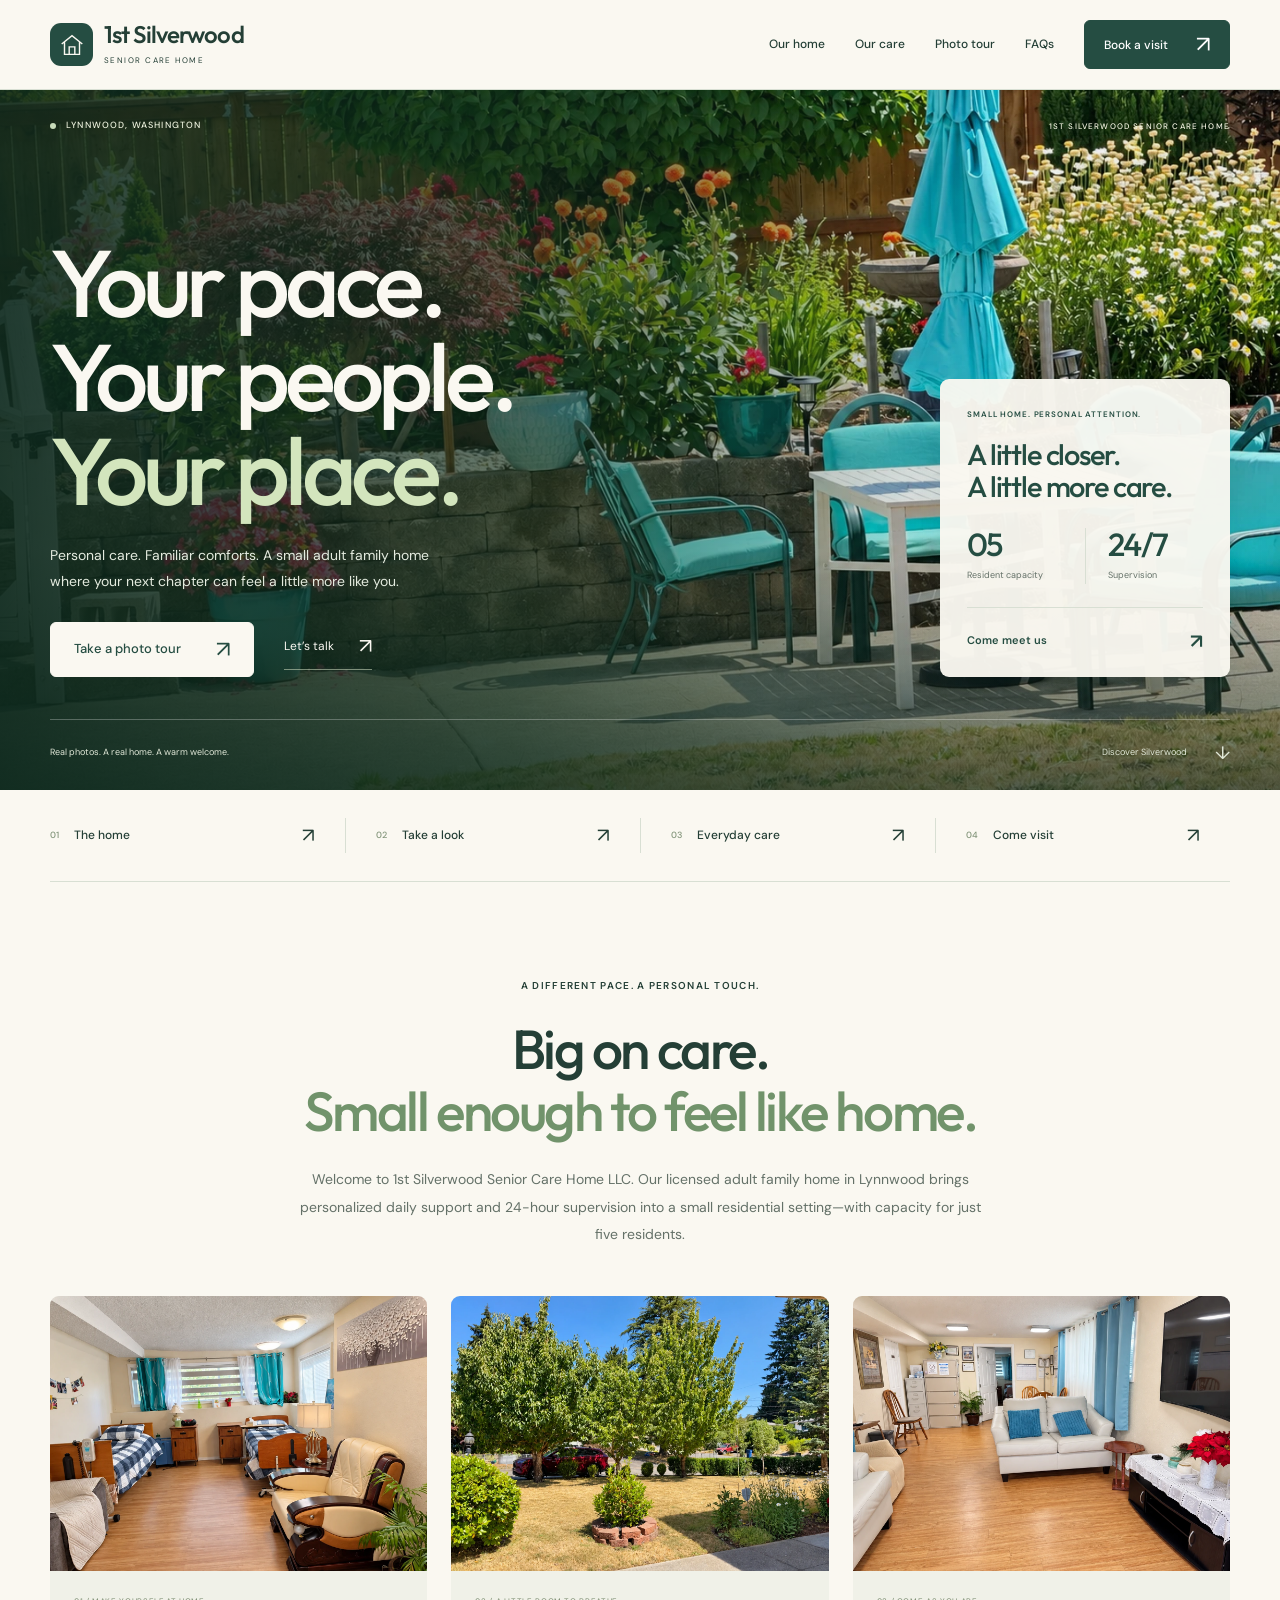
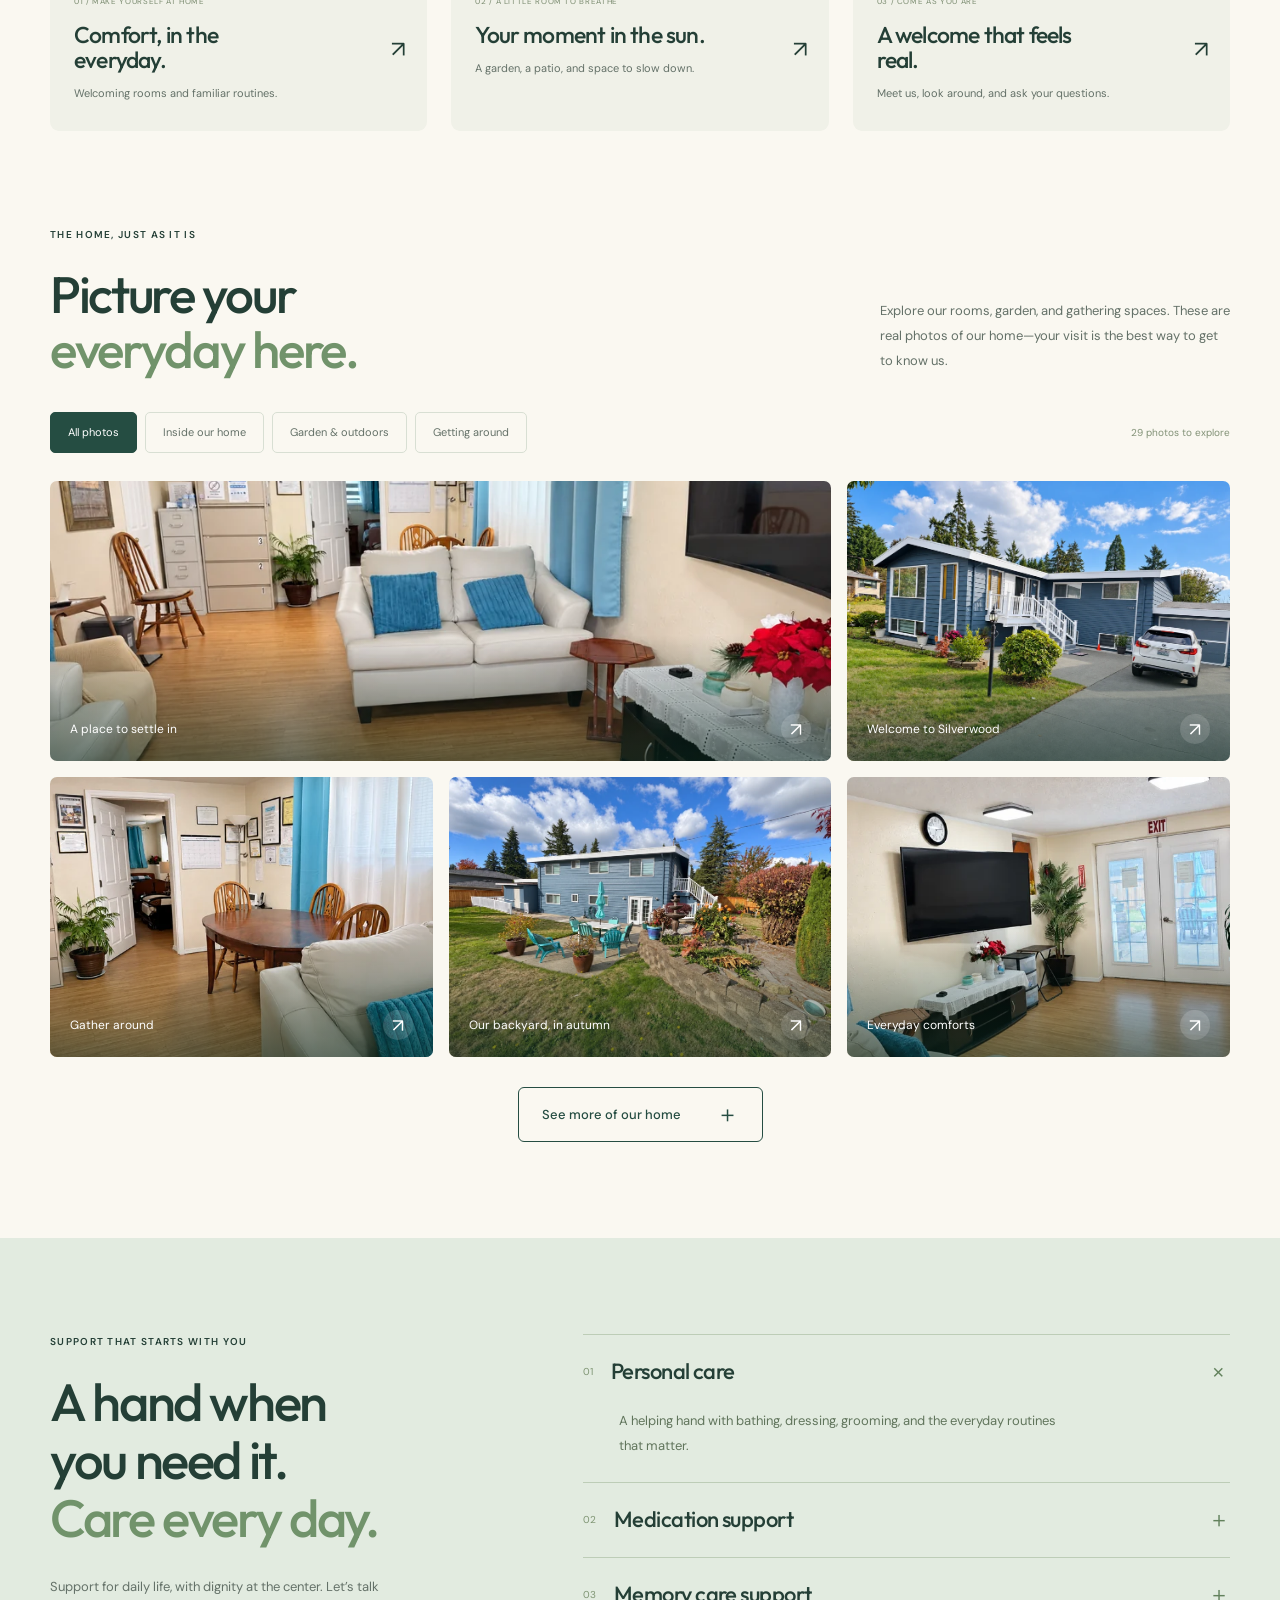
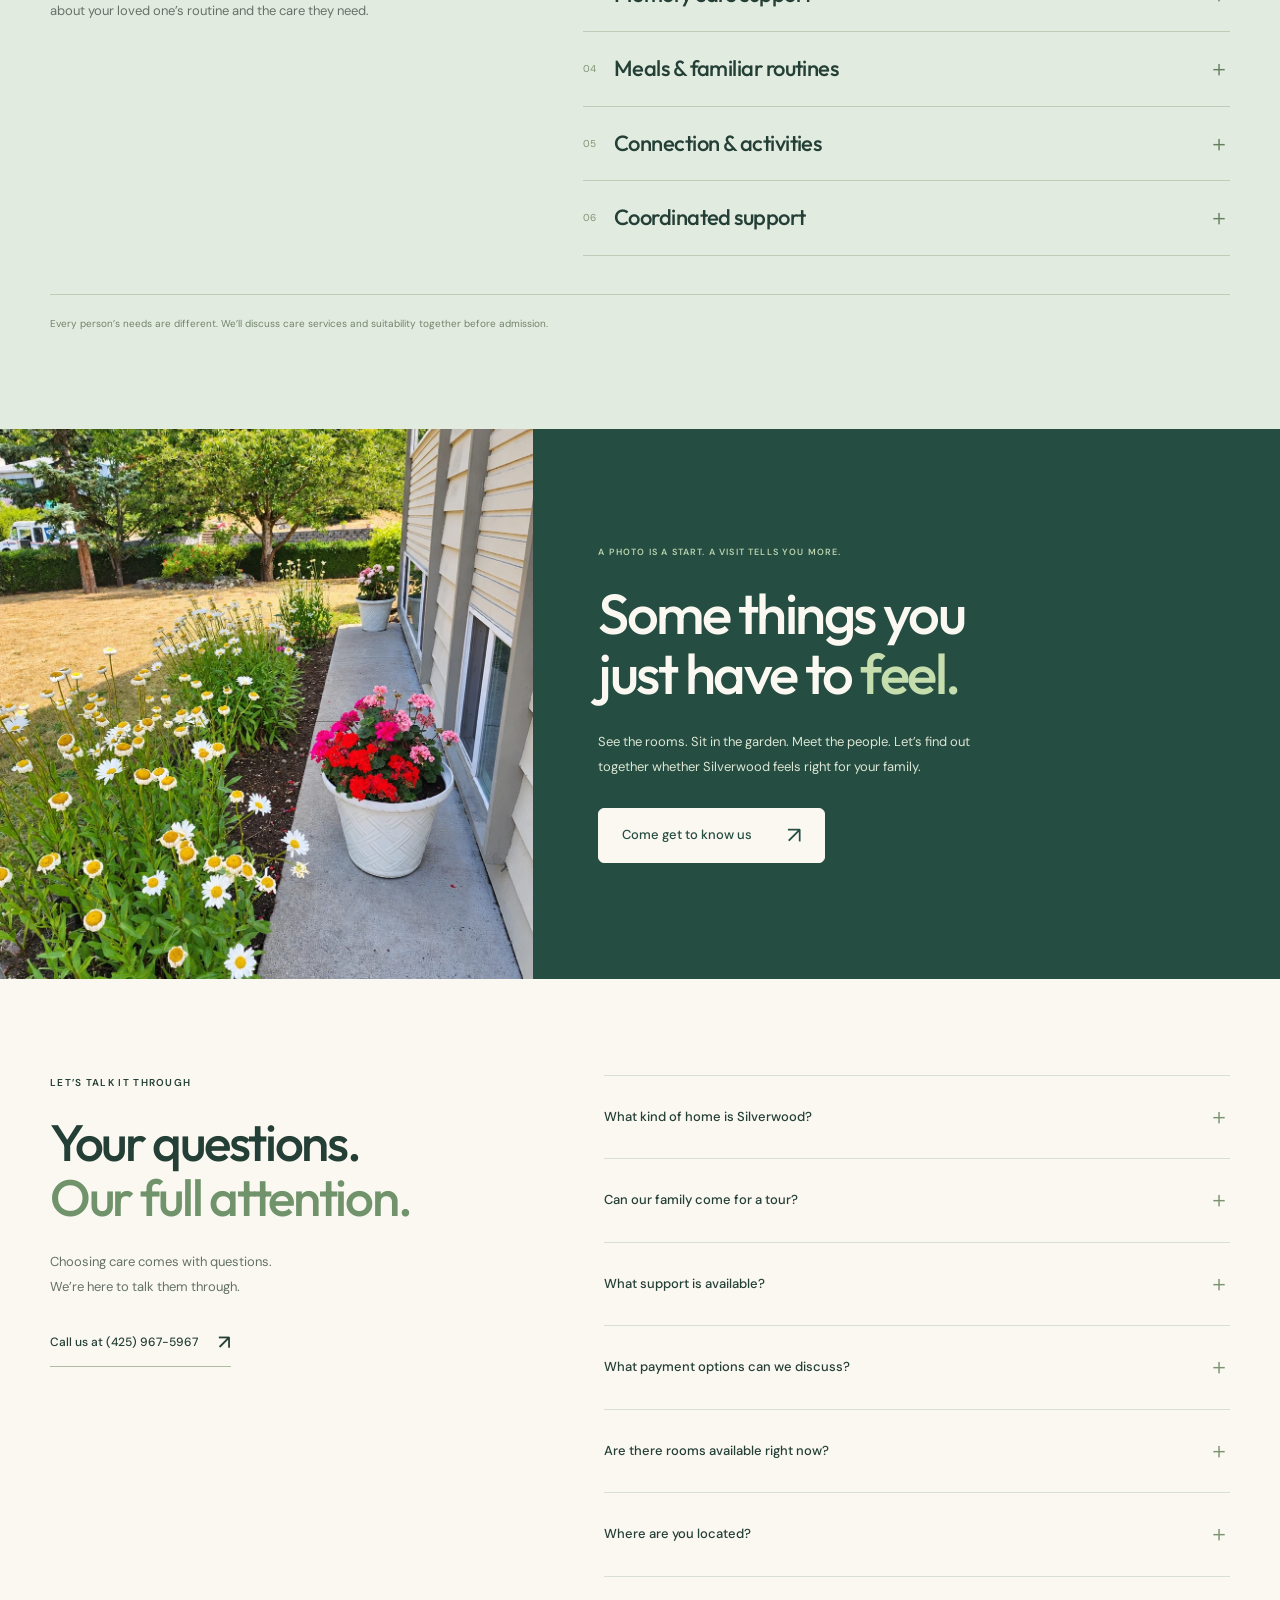
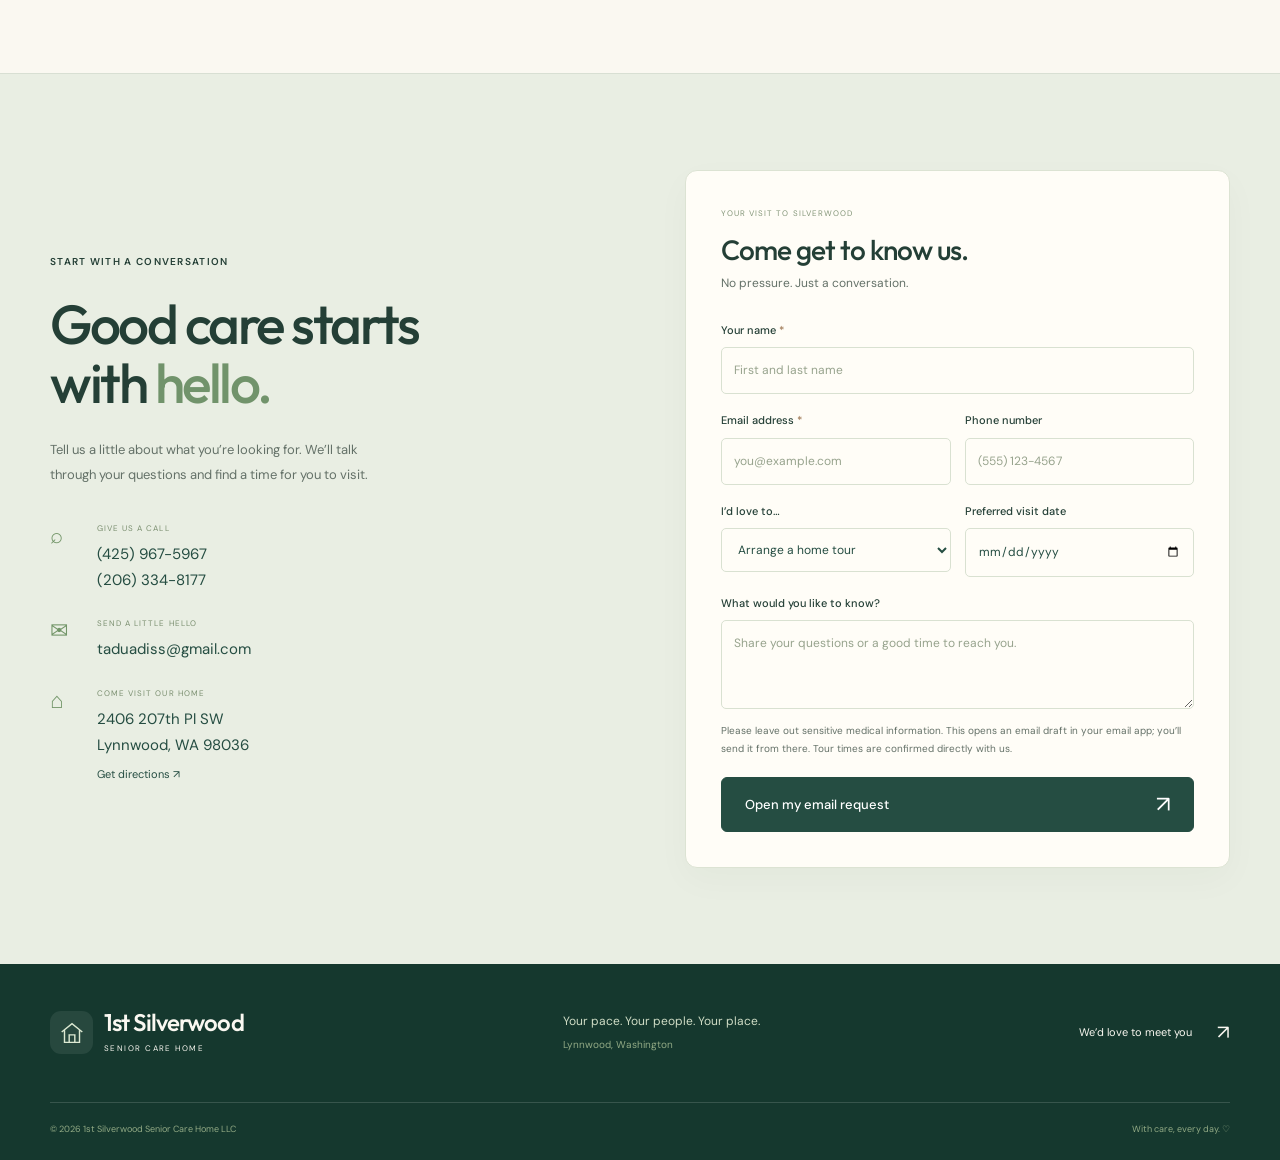
<file: silverwood-website 3/index.html>
<!DOCTYPE html>
<html lang="en">
<head>
<meta charset="UTF-8"><meta name="viewport" content="width=device-width,initial-scale=1">
<title>1st Silverwood Senior Care Home | A Place to Feel at Home in Lynnwood</title>
<meta name="description" content="Discover 1st Silverwood Senior Care Home LLC in Lynnwood, WA. A small adult family home with personalized care, 24-hour supervision, and welcoming garden spaces. Call to arrange a visit.">
<meta name="theme-color" content="#254d42"><meta property="og:title" content="1st Silverwood Senior Care Home"><meta property="og:description" content="Thoughtful care. Familiar comforts. A welcoming adult family home in Lynnwood, Washington.">
<link rel="icon" href="assets/favicon.svg" type="image/svg+xml"><link rel="stylesheet" href="styles.css">
<script type="application/ld+json">{"@context":"https://schema.org","@type":"LocalBusiness","name":"1st Silverwood Senior Care Home LLC","email":"taduadiss@gmail.com","telephone":"+1-425-967-5967","address":{"@type":"PostalAddress","streetAddress":"2406 207th Pl SW","addressLocality":"Lynnwood","addressRegion":"WA","postalCode":"98036","addressCountry":"US"}}</script>
</head>
<body>
<a class="skip" href="#main">Skip to content</a>
<header class="header"><a href="#" class="brand" aria-label="1st Silverwood Senior Care Home, home"><span class="brand-icon" aria-hidden="true"><svg viewBox="0 0 32 32"><path d="m5 15 11-9 11 9M8 13v13h16V13M13 26v-8h6v8"/></svg></span><span><strong>1st Silverwood</strong><small>SENIOR CARE HOME</small></span></a><button class="menu-button" aria-label="Open navigation" aria-expanded="false" aria-controls="navigation"><span></span><span></span><span></span></button><nav id="navigation" aria-label="Main navigation"><a href="#about">Our home</a><a href="#care">Our care</a><a href="#gallery">Photo tour</a><a href="#questions">FAQs</a><a class="button small" href="#visit">Book a visit <span aria-hidden="true">↗</span></a></nav></header>
<main id="main">
<section class="hero new-hero"><img class="hero-background" src="assets/patio-polished.webp" alt="Our sunny garden patio at 1st Silverwood Senior Care Home" width="1600" height="1200" fetchpriority="high"><div class="hero-shade"></div><div class="hero-inner section-wrap"><div class="hero-location"><span class="location-dot"></span> LYNNWOOD, WASHINGTON <span class="hero-place">1ST SILVERWOOD SENIOR CARE HOME</span></div><div class="hero-main"><div class="hero-copy"><h1>Your pace.<br>Your people.<br><span>Your place.</span></h1><p>Personal care. Familiar comforts. A small adult family home where your next chapter can feel a little more like you.</p><div class="hero-actions"><a class="button cream" href="#gallery">Take a photo tour <span aria-hidden="true">↗</span></a><a class="hero-call" href="tel:+14259675967">Let’s talk <span aria-hidden="true">↗</span></a></div></div><aside class="hero-card" aria-label="Our home at a glance"><span class="eyebrow">SMALL HOME. PERSONAL ATTENTION.</span><h2>A little closer.<br>A little more care.</h2><div class="hero-card-facts"><p><strong>05</strong><span>Resident capacity</span></p><p><strong>24/7</strong><span>Supervision</span></p></div><a href="#visit">Come meet us <span aria-hidden="true">↗</span></a></aside></div><div class="hero-footer"><span>Real photos. A real home. A warm welcome.</span><a href="#about">Discover Silverwood <span aria-hidden="true">↓</span></a></div></div></section>
<nav class="page-index section-wrap" aria-label="Explore Silverwood"><a href="#about"><span>01</span> The home <b aria-hidden="true">↗</b></a><a href="#gallery"><span>02</span> Take a look <b aria-hidden="true">↗</b></a><a href="#care"><span>03</span> Everyday care <b aria-hidden="true">↗</b></a><a href="#visit"><span>04</span> Come visit <b aria-hidden="true">↗</b></a></nav>
<section id="about" class="about section-wrap section-space"><div class="about-intro"><span class="eyebrow">A DIFFERENT PACE. A PERSONAL TOUCH.</span><h2>Big on care.<br><span>Small enough to feel like home.</span></h2><p>Welcome to 1st Silverwood Senior Care Home LLC. Our licensed adult family home in Lynnwood brings personalized daily support and 24-hour supervision into a small residential setting—with capacity for just five residents.</p></div><div class="home-highlights"><a class="highlight" href="#gallery"><img src="assets/room-seating-polished.webp" alt="A bright bedroom with a comfortable seating area" width="1600" height="1200" loading="lazy"><div><span>01 / MAKE YOURSELF AT HOME</span><h3>Comfort, in the everyday.</h3><p>Welcoming rooms and familiar routines.</p><b aria-hidden="true">↗</b></div></a><a class="highlight" href="#gallery"><img src="assets/sunny-garden-polished.webp" alt="Mature trees and colorful planting beds in our garden" width="1600" height="1200" loading="lazy"><div><span>02 / A LITTLE ROOM TO BREATHE</span><h3>Your moment in the sun.</h3><p>A garden, a patio, and space to slow down.</p><b aria-hidden="true">↗</b></div></a><a class="highlight" href="#visit"><img src="assets/living-room-welcome-polished.webp" alt="Welcoming shared living area with a white sofa and blue cushions" width="1600" height="1200" loading="lazy"><div><span>03 / COME AS YOU ARE</span><h3>A welcome that feels real.</h3><p>Meet us, look around, and ask your questions.</p><b aria-hidden="true">↗</b></div></a></div></section>
<section id="gallery" class="section-wrap section-space gallery-section"><div class="section-heading"><div><span class="eyebrow">THE HOME, JUST AS IT IS</span><h2>Picture your<br><span>everyday here.</span></h2></div><p>Explore our rooms, garden, and gathering spaces. These are real photos of our home—your visit is the best way to get to know us.</p></div><div class="gallery-toolbar"><div class="filters" role="group" aria-label="Filter home photos"><button class="filter active" data-filter="all" aria-pressed="true">All photos</button><button class="filter" data-filter="rooms" aria-pressed="false">Inside our home</button><button class="filter" data-filter="garden" aria-pressed="false">Garden & outdoors</button><button class="filter" data-filter="access" aria-pressed="false">Getting around</button></div><span class="photo-count" aria-live="polite"></span></div><div class="gallery-grid" id="photo-grid"></div><button class="button outline more-photos" id="more-photos">See more of our home <span aria-hidden="true">＋</span></button></section>
<section id="care" class="care-section section-space"><div class="section-wrap care-layout"><div class="section-heading"><div><span class="eyebrow">SUPPORT THAT STARTS WITH YOU</span><h2>A hand when<br>you need it.<br><span>Care every day.</span></h2></div><p>Support for daily life, with dignity at the center. Let’s talk about your loved one’s routine and the care they need.</p></div><div class="care-grid" aria-label="Our care services">
<details class="care-item" open><summary><span class="service-number">01</span><span class="service-title">Personal care</span><span class="service-expand" aria-hidden="true">＋</span></summary><p>A helping hand with bathing, dressing, grooming, and the everyday routines that matter.</p></details>
<details class="care-item"><summary><span class="service-number">02</span><span class="service-title">Medication support</span><span class="service-expand" aria-hidden="true">＋</span></summary><p>Medication management and daily supervision, with care needs discussed individually.</p></details>
<details class="care-item"><summary><span class="service-number">03</span><span class="service-title">Memory care support</span><span class="service-expand" aria-hidden="true">＋</span></summary><p>Personalized support for residents with memory care needs. Contact us to discuss the right fit.</p></details>
<details class="care-item"><summary><span class="service-number">04</span><span class="service-title">Meals & familiar routines</span><span class="service-expand" aria-hidden="true">＋</span></summary><p>Three daily meals and snacks, plus laundry, housekeeping, and room upkeep.</p></details>
<details class="care-item"><summary><span class="service-number">05</span><span class="service-title">Connection & activities</span><span class="service-expand" aria-hidden="true">＋</span></summary><p>Social and wellness activities, arts and crafts, and opportunities to enjoy shared spaces.</p></details>
<details class="care-item"><summary><span class="service-number">06</span><span class="service-title">Coordinated support</span><span class="service-expand" aria-hidden="true">＋</span></summary><p>Talk with us about nursing assessments, physician visits, and transportation arrangements.</p></details>
</div><p class="care-footnote">Every person’s needs are different. We’ll discuss care services and suitability together before admission.</p></div></section>

<section class="visit-invitation"><div class="invitation-image"><img src="assets/flowers-polished.webp" alt="Flowers along the garden path at Silverwood" width="900" height="1600" loading="lazy"></div><div class="invitation-copy"><span class="eyebrow">A PHOTO IS A START. A VISIT TELLS YOU MORE.</span><h2>Some things you<br>just have to <span>feel.</span></h2><p>See the rooms. Sit in the garden. Meet the people. Let’s find out together whether Silverwood feels right for your family.</p><a class="button cream" href="#visit">Come get to know us <span aria-hidden="true">↗</span></a></div></section>
<section id="questions" class="section-wrap section-space faq-section"><div><span class="eyebrow">LET’S TALK IT THROUGH</span><h2>Your questions.<br><span>Our full attention.</span></h2><p>Choosing care comes with questions.<br>We’re here to talk them through.</p><a class="text-link" href="tel:+14259675967">Call us at (425) 967-5967 <span aria-hidden="true">↗</span></a></div><div class="faqs"><details><summary>What kind of home is Silverwood?<span aria-hidden="true">＋</span></summary><p>1st Silverwood Senior Care Home LLC is a licensed adult family home in Lynnwood, Washington, with capacity for five residents. It offers personal care and 24-hour supervision in a residential setting.</p></details><details><summary>Can our family come for a tour?<span aria-hidden="true">＋</span></summary><p>Absolutely. Call (425) 967-5967 or (206) 334-8177, or email taduadiss@gmail.com to arrange a visit. We’ll agree on a time so you can see the spaces and ask questions.</p></details><details><summary>What support is available?<span aria-hidden="true">＋</span></summary><p>Services include daily personal care, medication management, meals, housekeeping, laundry, activities, and supervision. Contact us to discuss memory care needs, nursing support, and whether our home is suitable for your loved one.</p></details><details><summary>What payment options can we discuss?<span aria-hidden="true">＋</span></summary><p>Ask us about private pay, Medicaid, and long-term care insurance benefits. Please contact us to confirm current acceptance, coverage arrangements, costs, and availability.</p></details><details><summary>Are there rooms available right now?<span aria-hidden="true">＋</span></summary><p>Availability changes. Call or email us for current openings, room options, and next steps. We’ll discuss your family’s needs and arrange a visit if appropriate.</p></details><details><summary>Where are you located?<span aria-hidden="true">＋</span></summary><p>Our home is at 2406 207th Pl SW, Lynnwood, WA 98036, in Snohomish County. Use the directions link below to plan your visit.</p></details></div></section>
<section id="visit" class="visit-section section-space"><div class="section-wrap visit-grid"><div class="visit-copy"><span class="eyebrow">START WITH A CONVERSATION</span><h2>Good care starts<br>with <span>hello.</span></h2><p>Tell us a little about what you’re looking for. We’ll talk through your questions and find a time for you to visit.</p><div class="contact-list"><div><span class="contact-icon" aria-hidden="true">⌕</span><p><small>GIVE US A CALL</small><a href="tel:+14259675967">(425) 967-5967</a><a href="tel:+12063348177">(206) 334-8177</a></p></div><div><span class="contact-icon" aria-hidden="true">✉</span><p><small>SEND A LITTLE HELLO</small><a href="mailto:taduadiss@gmail.com">taduadiss@gmail.com</a></p></div><div><span class="contact-icon" aria-hidden="true">⌂</span><p><small>COME VISIT OUR HOME</small><span>2406 207th Pl SW<br>Lynnwood, WA 98036</span><a class="directions" href="https://www.google.com/maps/search/?api=1&query=2406+207th+Pl+SW+Lynnwood+WA+98036" target="_blank" rel="noopener noreferrer">Get directions ↗</a></p></div></div></div>
<form class="visit-form" id="visit-form"><span class="form-heading-label">YOUR VISIT TO SILVERWOOD</span><h3>Come get to know us.</h3><p>No pressure. Just a conversation.</p><label for="name">Your name <span>*</span></label><input id="name" name="name" required autocomplete="name" placeholder="First and last name" maxlength="120"><div class="form-row"><div><label for="email">Email address <span>*</span></label><input type="email" id="email" name="email" required autocomplete="email" placeholder="you@example.com" maxlength="160"></div><div><label for="phone">Phone number</label><input type="tel" id="phone" name="phone" autocomplete="tel" placeholder="(555) 123-4567" maxlength="40"></div></div><div class="form-row"><div><label for="interest">I’d love to…</label><select id="interest" name="interest"><option>Arrange a home tour</option><option>Ask about availability</option><option>Learn about care services</option><option>Discuss payment options</option></select></div><div><label for="date">Preferred visit date</label><input type="date" id="date" name="date"></div></div><label for="message">What would you like to know?</label><textarea id="message" name="message" rows="3" placeholder="Share your questions or a good time to reach you." maxlength="2000"></textarea><p class="form-note">Please leave out sensitive medical information. This opens an email draft in your email app; you’ll send it from there. Tour times are confirmed directly with us.</p><button class="button" type="submit">Open my email request <span aria-hidden="true">↗</span></button><p class="form-status" id="form-status" role="status"></p></form></div></section>
</main>
<footer><div class="section-wrap footer-main"><a class="brand" href="#"><span class="brand-icon" aria-hidden="true"><svg viewBox="0 0 32 32"><path d="m5 15 11-9 11 9M8 13v13h16V13M13 26v-8h6v8"/></svg></span><span><strong>1st Silverwood</strong><small>SENIOR CARE HOME</small></span></a><p>Your pace. Your people. Your place.<br><span>Lynnwood, Washington</span></p><a href="#visit">We’d love to meet you <span aria-hidden="true">↗</span></a></div><div class="section-wrap footer-bottom"><span>© <span id="year"></span> 1st Silverwood Senior Care Home LLC</span><span>With care, every day. <span aria-hidden="true">♡</span></span></div></footer>
<div class="mobile-contact"><a href="tel:+14259675967">Call our home</a><a href="#visit">Plan a visit ↗</a></div>
<dialog id="lightbox" aria-label="Home photo viewer"><div class="lightbox-top"><span id="lightbox-count"></span><button id="close-lightbox" aria-label="Close photo viewer">✕</button></div><div class="lightbox-content"><button class="photo-prev" aria-label="Previous photo">‹</button><img id="lightbox-image" alt=""><button class="photo-next" aria-label="Next photo">›</button></div><p id="lightbox-caption"></p></dialog>
<script src="app.js"></script>
</body></html>
</file>
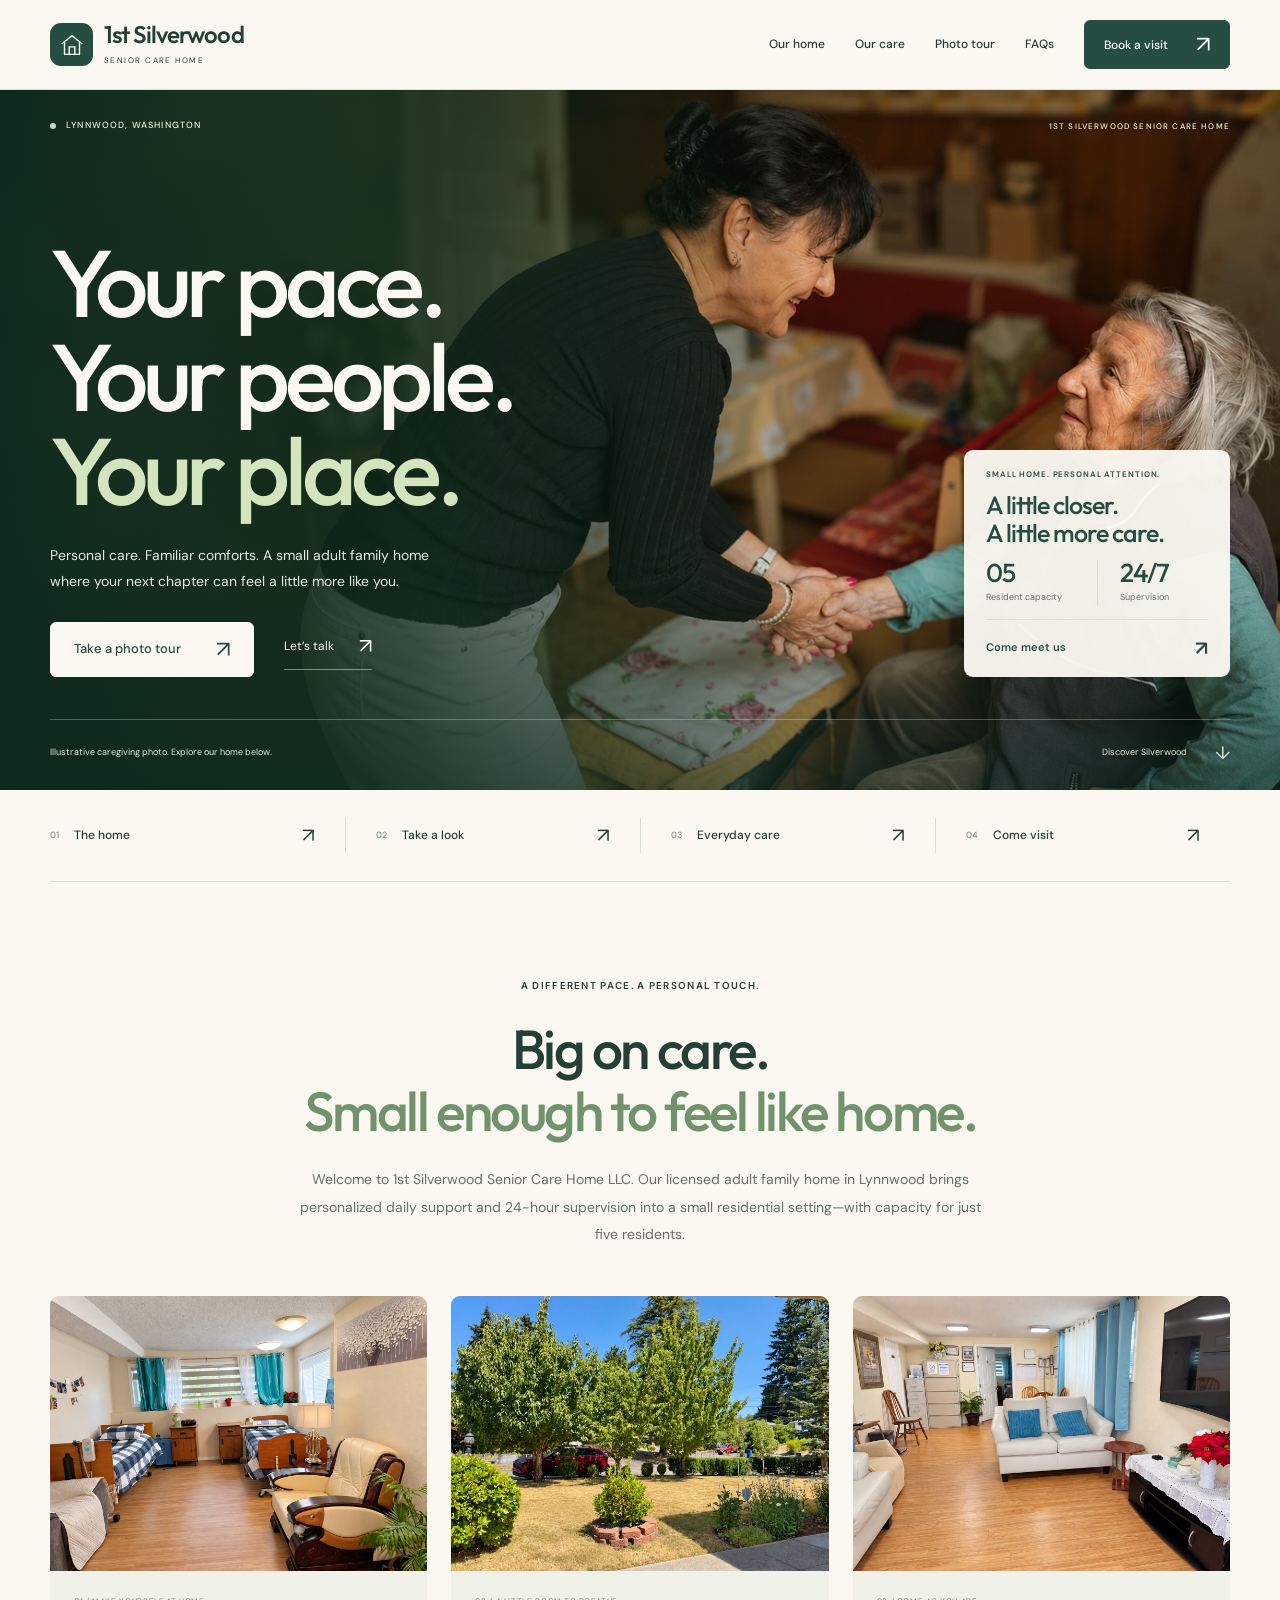
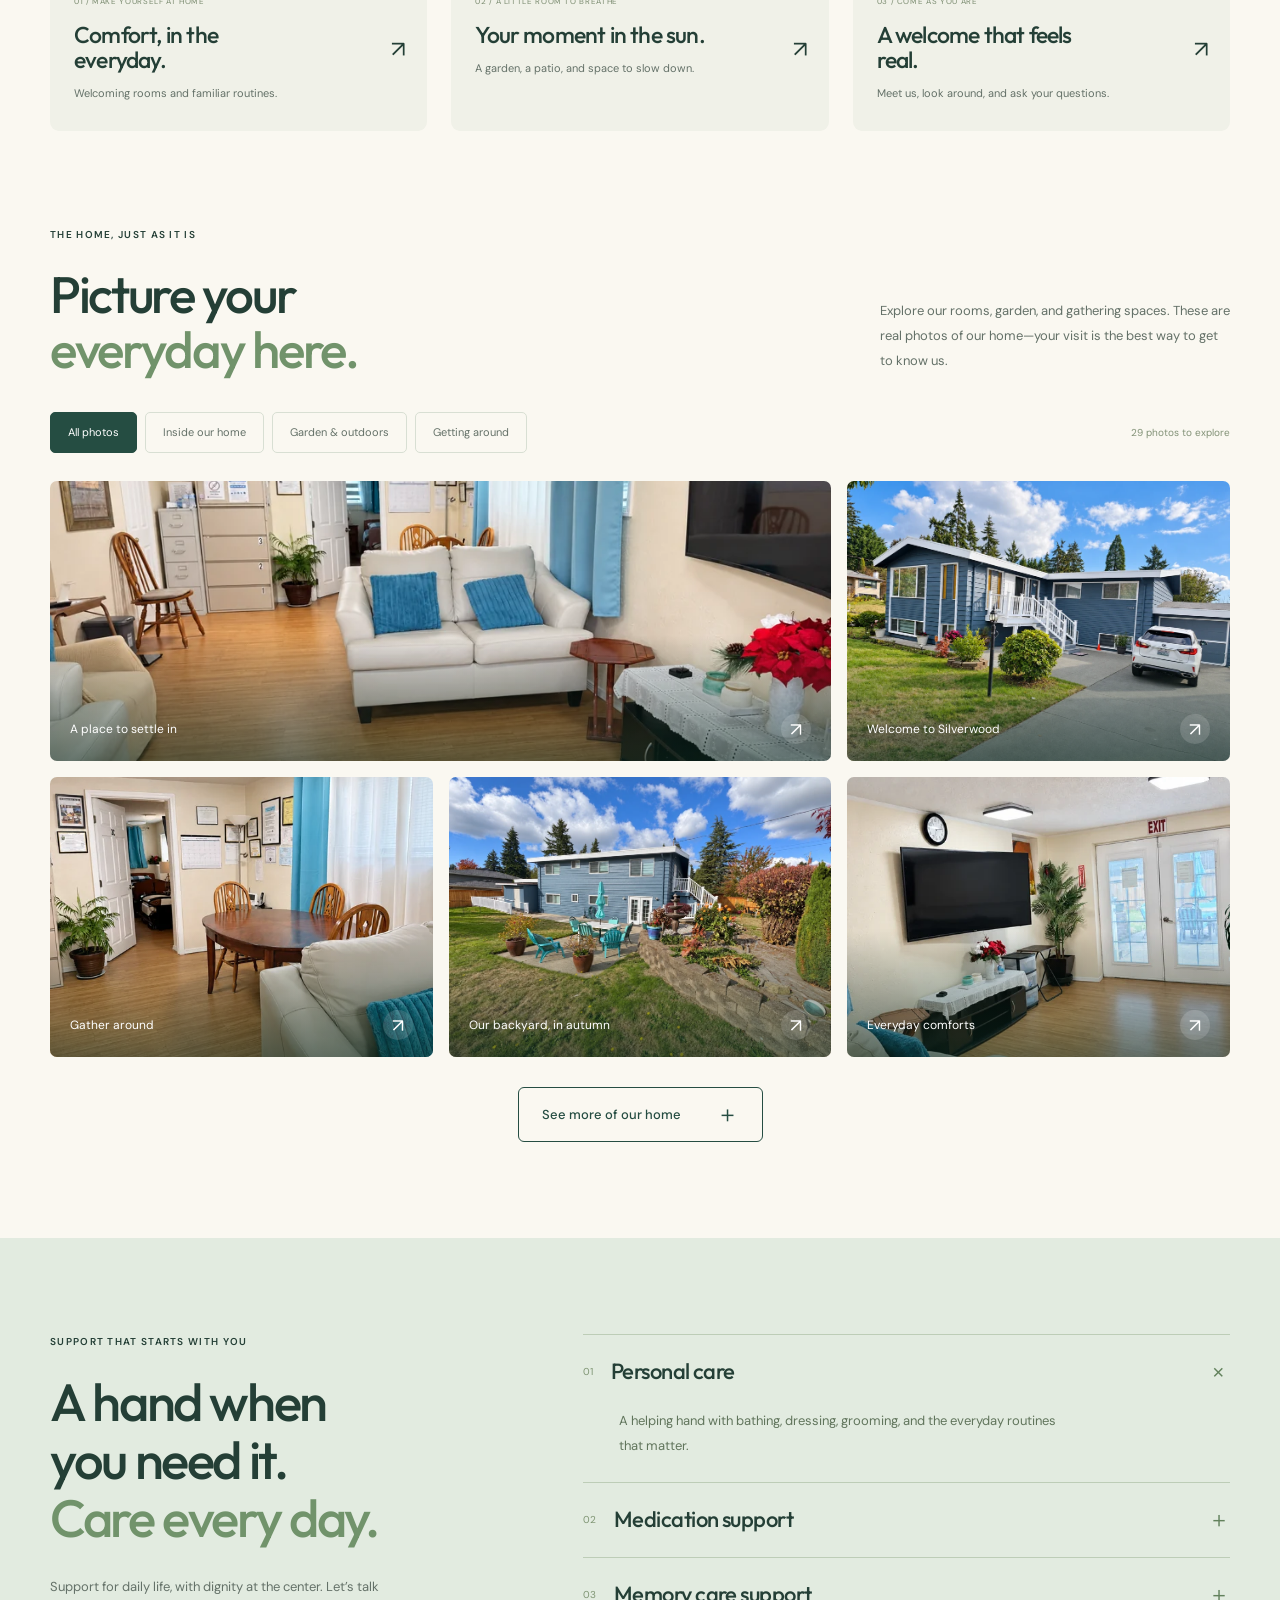
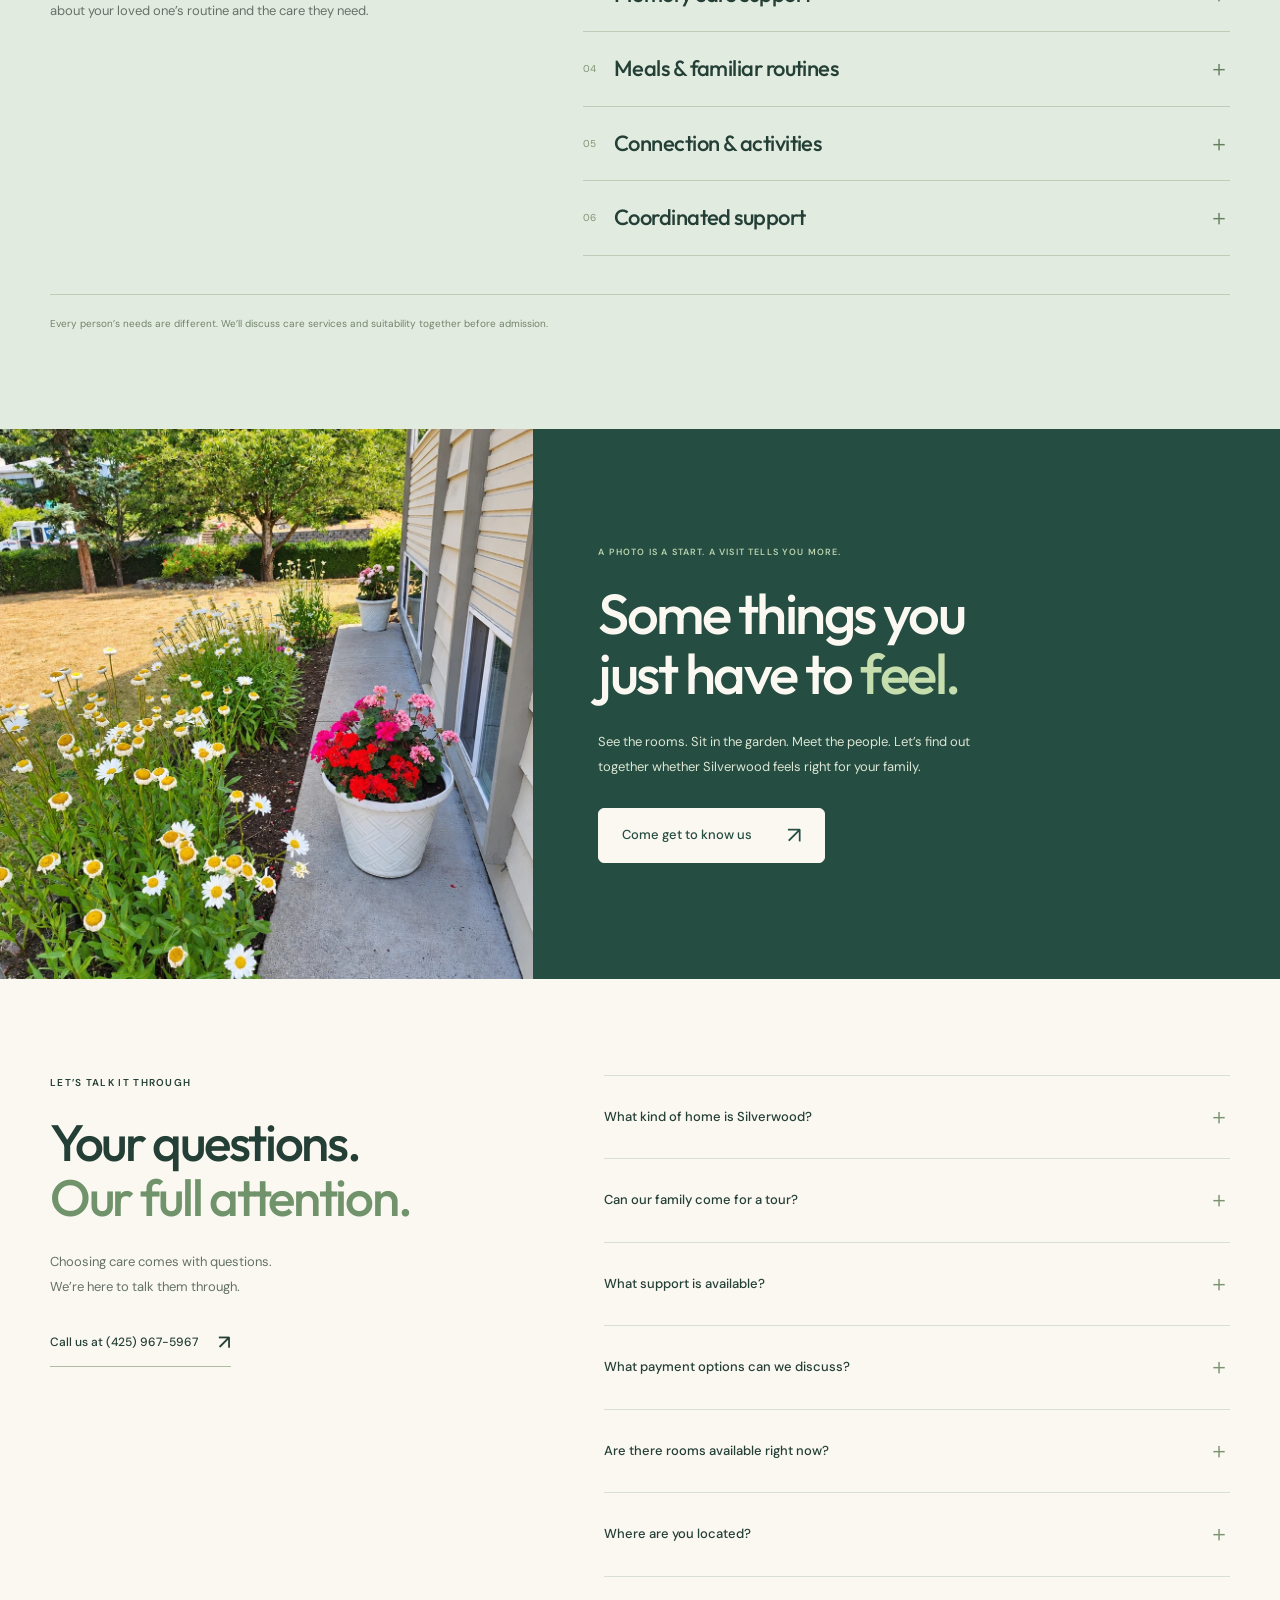
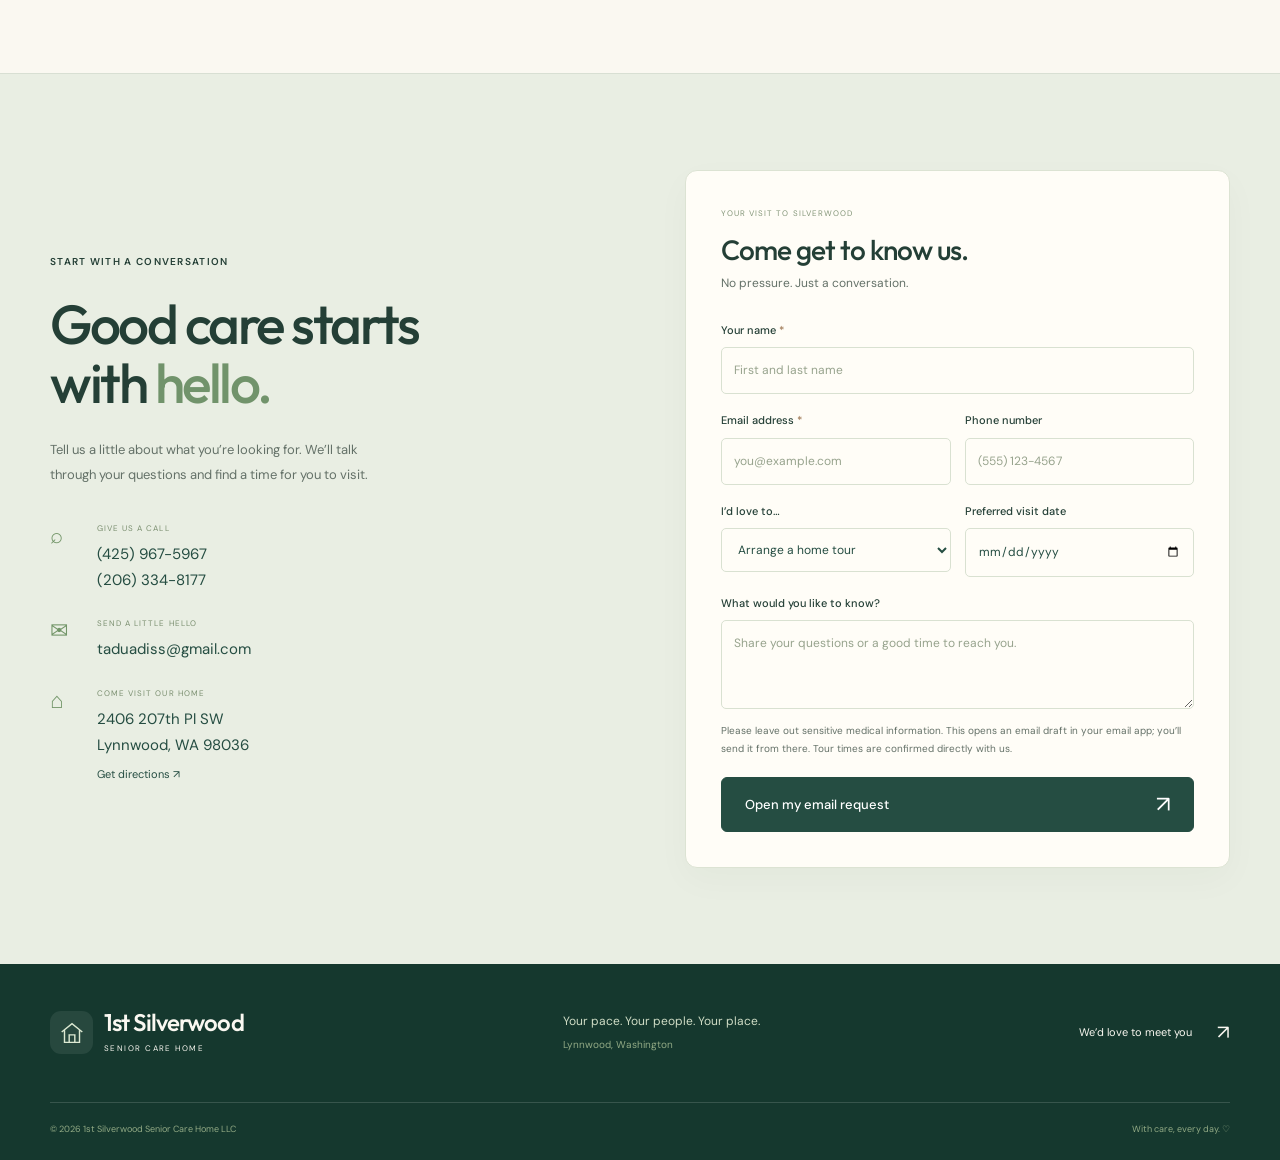
<file: silverwood-website 4/index.html>
<!DOCTYPE html>
<html lang="en">
<head>
<meta charset="UTF-8"><meta name="viewport" content="width=device-width,initial-scale=1">
<title>1st Silverwood Senior Care Home | A Place to Feel at Home in Lynnwood</title>
<meta name="description" content="Discover 1st Silverwood Senior Care Home LLC in Lynnwood, WA. A small adult family home with personalized care, 24-hour supervision, and welcoming garden spaces. Call to arrange a visit.">
<meta name="theme-color" content="#254d42"><meta property="og:title" content="1st Silverwood Senior Care Home"><meta property="og:description" content="Thoughtful care. Familiar comforts. A welcoming adult family home in Lynnwood, Washington.">
<link rel="icon" href="assets/favicon.svg" type="image/svg+xml"><link rel="stylesheet" href="styles.css">
<script type="application/ld+json">{"@context":"https://schema.org","@type":"LocalBusiness","name":"1st Silverwood Senior Care Home LLC","email":"taduadiss@gmail.com","telephone":"+1-425-967-5967","address":{"@type":"PostalAddress","streetAddress":"2406 207th Pl SW","addressLocality":"Lynnwood","addressRegion":"WA","postalCode":"98036","addressCountry":"US"}}</script>
</head>
<body>
<a class="skip" href="#main">Skip to content</a>
<header class="header"><a href="#" class="brand" aria-label="1st Silverwood Senior Care Home, home"><span class="brand-icon" aria-hidden="true"><svg viewBox="0 0 32 32"><path d="m5 15 11-9 11 9M8 13v13h16V13M13 26v-8h6v8"/></svg></span><span><strong>1st Silverwood</strong><small>SENIOR CARE HOME</small></span></a><button class="menu-button" aria-label="Open navigation" aria-expanded="false" aria-controls="navigation"><span></span><span></span><span></span></button><nav id="navigation" aria-label="Main navigation"><a href="#about">Our home</a><a href="#care">Our care</a><a href="#gallery">Photo tour</a><a href="#questions">FAQs</a><a class="button small" href="#visit">Book a visit <span aria-hidden="true">↗</span></a></nav></header>
<main id="main">
<section class="hero new-hero care-hero"><img class="hero-background" src="assets/caregiving-hero-polished.webp" srcset="assets/caregiving-hero-polished-960.webp 960w, assets/caregiving-hero-polished.webp 1816w" sizes="100vw" alt="A caregiver gently holding an older woman’s hands in a warm home setting; illustrative stock photo" width="1816" height="866" fetchpriority="high"><div class="hero-shade"></div><div class="hero-inner section-wrap"><div class="hero-location"><span class="location-dot"></span> LYNNWOOD, WASHINGTON <span class="hero-place">1ST SILVERWOOD SENIOR CARE HOME</span></div><div class="hero-main"><div class="hero-copy"><h1>Your pace.<br>Your people.<br><span>Your place.</span></h1><p>Personal care. Familiar comforts. A small adult family home where your next chapter can feel a little more like you.</p><div class="hero-actions"><a class="button cream" href="#gallery">Take a photo tour <span aria-hidden="true">↗</span></a><a class="hero-call" href="tel:+14259675967">Let’s talk <span aria-hidden="true">↗</span></a></div></div><aside class="hero-card" aria-label="Our home at a glance"><span class="eyebrow">SMALL HOME. PERSONAL ATTENTION.</span><h2>A little closer.<br>A little more care.</h2><div class="hero-card-facts"><p><strong>05</strong><span>Resident capacity</span></p><p><strong>24/7</strong><span>Supervision</span></p></div><a href="#visit">Come meet us <span aria-hidden="true">↗</span></a></aside></div><div class="hero-footer"><span>Illustrative caregiving photo. Explore our home below.</span><a href="#about">Discover Silverwood <span aria-hidden="true">↓</span></a></div></div></section>
<nav class="page-index section-wrap" aria-label="Explore Silverwood"><a href="#about"><span>01</span> The home <b aria-hidden="true">↗</b></a><a href="#gallery"><span>02</span> Take a look <b aria-hidden="true">↗</b></a><a href="#care"><span>03</span> Everyday care <b aria-hidden="true">↗</b></a><a href="#visit"><span>04</span> Come visit <b aria-hidden="true">↗</b></a></nav>
<section id="about" class="about section-wrap section-space"><div class="about-intro"><span class="eyebrow">A DIFFERENT PACE. A PERSONAL TOUCH.</span><h2>Big on care.<br><span>Small enough to feel like home.</span></h2><p>Welcome to 1st Silverwood Senior Care Home LLC. Our licensed adult family home in Lynnwood brings personalized daily support and 24-hour supervision into a small residential setting—with capacity for just five residents.</p></div><div class="home-highlights"><a class="highlight" href="#gallery"><img src="assets/room-seating-polished.webp" alt="A bright bedroom with a comfortable seating area" width="1600" height="1200" loading="lazy"><div><span>01 / MAKE YOURSELF AT HOME</span><h3>Comfort, in the everyday.</h3><p>Welcoming rooms and familiar routines.</p><b aria-hidden="true">↗</b></div></a><a class="highlight" href="#gallery"><img src="assets/sunny-garden-polished.webp" alt="Mature trees and colorful planting beds in our garden" width="1600" height="1200" loading="lazy"><div><span>02 / A LITTLE ROOM TO BREATHE</span><h3>Your moment in the sun.</h3><p>A garden, a patio, and space to slow down.</p><b aria-hidden="true">↗</b></div></a><a class="highlight" href="#visit"><img src="assets/living-room-welcome-polished.webp" alt="Welcoming shared living area with a white sofa and blue cushions" width="1600" height="1200" loading="lazy"><div><span>03 / COME AS YOU ARE</span><h3>A welcome that feels real.</h3><p>Meet us, look around, and ask your questions.</p><b aria-hidden="true">↗</b></div></a></div></section>
<section id="gallery" class="section-wrap section-space gallery-section"><div class="section-heading"><div><span class="eyebrow">THE HOME, JUST AS IT IS</span><h2>Picture your<br><span>everyday here.</span></h2></div><p>Explore our rooms, garden, and gathering spaces. These are real photos of our home—your visit is the best way to get to know us.</p></div><div class="gallery-toolbar"><div class="filters" role="group" aria-label="Filter home photos"><button class="filter active" data-filter="all" aria-pressed="true">All photos</button><button class="filter" data-filter="rooms" aria-pressed="false">Inside our home</button><button class="filter" data-filter="garden" aria-pressed="false">Garden & outdoors</button><button class="filter" data-filter="access" aria-pressed="false">Getting around</button></div><span class="photo-count" aria-live="polite"></span></div><div class="gallery-grid" id="photo-grid"></div><button class="button outline more-photos" id="more-photos">See more of our home <span aria-hidden="true">＋</span></button></section>
<section id="care" class="care-section section-space"><div class="section-wrap care-layout"><div class="section-heading"><div><span class="eyebrow">SUPPORT THAT STARTS WITH YOU</span><h2>A hand when<br>you need it.<br><span>Care every day.</span></h2></div><p>Support for daily life, with dignity at the center. Let’s talk about your loved one’s routine and the care they need.</p></div><div class="care-grid" aria-label="Our care services">
<details class="care-item" open><summary><span class="service-number">01</span><span class="service-title">Personal care</span><span class="service-expand" aria-hidden="true">＋</span></summary><p>A helping hand with bathing, dressing, grooming, and the everyday routines that matter.</p></details>
<details class="care-item"><summary><span class="service-number">02</span><span class="service-title">Medication support</span><span class="service-expand" aria-hidden="true">＋</span></summary><p>Medication management and daily supervision, with care needs discussed individually.</p></details>
<details class="care-item"><summary><span class="service-number">03</span><span class="service-title">Memory care support</span><span class="service-expand" aria-hidden="true">＋</span></summary><p>Personalized support for residents with memory care needs. Contact us to discuss the right fit.</p></details>
<details class="care-item"><summary><span class="service-number">04</span><span class="service-title">Meals & familiar routines</span><span class="service-expand" aria-hidden="true">＋</span></summary><p>Three daily meals and snacks, plus laundry, housekeeping, and room upkeep.</p></details>
<details class="care-item"><summary><span class="service-number">05</span><span class="service-title">Connection & activities</span><span class="service-expand" aria-hidden="true">＋</span></summary><p>Social and wellness activities, arts and crafts, and opportunities to enjoy shared spaces.</p></details>
<details class="care-item"><summary><span class="service-number">06</span><span class="service-title">Coordinated support</span><span class="service-expand" aria-hidden="true">＋</span></summary><p>Talk with us about nursing assessments, physician visits, and transportation arrangements.</p></details>
</div><p class="care-footnote">Every person’s needs are different. We’ll discuss care services and suitability together before admission.</p></div></section>

<section class="visit-invitation"><div class="invitation-image"><img src="assets/flowers-polished.webp" alt="Flowers along the garden path at Silverwood" width="900" height="1600" loading="lazy"></div><div class="invitation-copy"><span class="eyebrow">A PHOTO IS A START. A VISIT TELLS YOU MORE.</span><h2>Some things you<br>just have to <span>feel.</span></h2><p>See the rooms. Sit in the garden. Meet the people. Let’s find out together whether Silverwood feels right for your family.</p><a class="button cream" href="#visit">Come get to know us <span aria-hidden="true">↗</span></a></div></section>
<section id="questions" class="section-wrap section-space faq-section"><div><span class="eyebrow">LET’S TALK IT THROUGH</span><h2>Your questions.<br><span>Our full attention.</span></h2><p>Choosing care comes with questions.<br>We’re here to talk them through.</p><a class="text-link" href="tel:+14259675967">Call us at (425) 967-5967 <span aria-hidden="true">↗</span></a></div><div class="faqs"><details><summary>What kind of home is Silverwood?<span aria-hidden="true">＋</span></summary><p>1st Silverwood Senior Care Home LLC is a licensed adult family home in Lynnwood, Washington, with capacity for five residents. It offers personal care and 24-hour supervision in a residential setting.</p></details><details><summary>Can our family come for a tour?<span aria-hidden="true">＋</span></summary><p>Absolutely. Call (425) 967-5967 or (206) 334-8177, or email taduadiss@gmail.com to arrange a visit. We’ll agree on a time so you can see the spaces and ask questions.</p></details><details><summary>What support is available?<span aria-hidden="true">＋</span></summary><p>Services include daily personal care, medication management, meals, housekeeping, laundry, activities, and supervision. Contact us to discuss memory care needs, nursing support, and whether our home is suitable for your loved one.</p></details><details><summary>What payment options can we discuss?<span aria-hidden="true">＋</span></summary><p>Ask us about private pay, Medicaid, and long-term care insurance benefits. Please contact us to confirm current acceptance, coverage arrangements, costs, and availability.</p></details><details><summary>Are there rooms available right now?<span aria-hidden="true">＋</span></summary><p>Availability changes. Call or email us for current openings, room options, and next steps. We’ll discuss your family’s needs and arrange a visit if appropriate.</p></details><details><summary>Where are you located?<span aria-hidden="true">＋</span></summary><p>Our home is at 2406 207th Pl SW, Lynnwood, WA 98036, in Snohomish County. Use the directions link below to plan your visit.</p></details></div></section>
<section id="visit" class="visit-section section-space"><div class="section-wrap visit-grid"><div class="visit-copy"><span class="eyebrow">START WITH A CONVERSATION</span><h2>Good care starts<br>with <span>hello.</span></h2><p>Tell us a little about what you’re looking for. We’ll talk through your questions and find a time for you to visit.</p><div class="contact-list"><div><span class="contact-icon" aria-hidden="true">⌕</span><p><small>GIVE US A CALL</small><a href="tel:+14259675967">(425) 967-5967</a><a href="tel:+12063348177">(206) 334-8177</a></p></div><div><span class="contact-icon" aria-hidden="true">✉</span><p><small>SEND A LITTLE HELLO</small><a href="mailto:taduadiss@gmail.com">taduadiss@gmail.com</a></p></div><div><span class="contact-icon" aria-hidden="true">⌂</span><p><small>COME VISIT OUR HOME</small><span>2406 207th Pl SW<br>Lynnwood, WA 98036</span><a class="directions" href="https://www.google.com/maps/search/?api=1&query=2406+207th+Pl+SW+Lynnwood+WA+98036" target="_blank" rel="noopener noreferrer">Get directions ↗</a></p></div></div></div>
<form class="visit-form" id="visit-form"><span class="form-heading-label">YOUR VISIT TO SILVERWOOD</span><h3>Come get to know us.</h3><p>No pressure. Just a conversation.</p><label for="name">Your name <span>*</span></label><input id="name" name="name" required autocomplete="name" placeholder="First and last name" maxlength="120"><div class="form-row"><div><label for="email">Email address <span>*</span></label><input type="email" id="email" name="email" required autocomplete="email" placeholder="you@example.com" maxlength="160"></div><div><label for="phone">Phone number</label><input type="tel" id="phone" name="phone" autocomplete="tel" placeholder="(555) 123-4567" maxlength="40"></div></div><div class="form-row"><div><label for="interest">I’d love to…</label><select id="interest" name="interest"><option>Arrange a home tour</option><option>Ask about availability</option><option>Learn about care services</option><option>Discuss payment options</option></select></div><div><label for="date">Preferred visit date</label><input type="date" id="date" name="date"></div></div><label for="message">What would you like to know?</label><textarea id="message" name="message" rows="3" placeholder="Share your questions or a good time to reach you." maxlength="2000"></textarea><p class="form-note">Please leave out sensitive medical information. This opens an email draft in your email app; you’ll send it from there. Tour times are confirmed directly with us.</p><button class="button" type="submit">Open my email request <span aria-hidden="true">↗</span></button><p class="form-status" id="form-status" role="status"></p></form></div></section>
</main>
<footer><div class="section-wrap footer-main"><a class="brand" href="#"><span class="brand-icon" aria-hidden="true"><svg viewBox="0 0 32 32"><path d="m5 15 11-9 11 9M8 13v13h16V13M13 26v-8h6v8"/></svg></span><span><strong>1st Silverwood</strong><small>SENIOR CARE HOME</small></span></a><p>Your pace. Your people. Your place.<br><span>Lynnwood, Washington</span></p><a href="#visit">We’d love to meet you <span aria-hidden="true">↗</span></a></div><div class="section-wrap footer-bottom"><span>© <span id="year"></span> 1st Silverwood Senior Care Home LLC</span><span>With care, every day. <span aria-hidden="true">♡</span></span></div></footer>
<div class="mobile-contact"><a href="tel:+14259675967">Call our home</a><a href="#visit">Plan a visit ↗</a></div>
<dialog id="lightbox" aria-label="Home photo viewer"><div class="lightbox-top"><span id="lightbox-count"></span><button id="close-lightbox" aria-label="Close photo viewer">✕</button></div><div class="lightbox-content"><button class="photo-prev" aria-label="Previous photo">‹</button><img id="lightbox-image" alt=""><button class="photo-next" aria-label="Next photo">›</button></div><p id="lightbox-caption"></p></dialog>
<script src="app.js"></script>
</body></html>
</file>
<file: silverwood-website 3/styles.css>
@import url('https://fonts.googleapis.com/css2?family=Outfit:wght@400;450;500;550;600;650;700&family=DM+Sans:wght@400;450;500;550;600;650;700&display=swap');
:root{--cream:#faf8f1;--green:#254d42;--deep:#15382e;--ink:#243f36;--sage:#e9eee3;--mint:#e2ebe0;--accent:#c7dbba;--muted:#647168;--line:#d8dfd3;--sans:'DM Sans',Arial,sans-serif;--display:'Outfit',Arial,sans-serif}*{box-sizing:border-box}html{scroll-behavior:smooth;scroll-padding-top:100px}body{margin:0;background:var(--cream);color:var(--ink);font:15px/1.75 var(--sans)}a{color:inherit;text-decoration:none}button,input,textarea,select{font:inherit}button{cursor:pointer}a,button,input,select,textarea{-webkit-tap-highlight-color:transparent}a:focus-visible,button:focus-visible,summary:focus-visible{outline:3px solid #c08b53;outline-offset:5px}input:focus,textarea:focus,select:focus{outline:2px solid var(--green);outline-offset:2px}img{display:block;max-width:100%;object-fit:cover}h1,h2,h3,p,figure{margin:0}h1,h2,h3{font-family:var(--display);font-weight:500;letter-spacing:-.045em;line-height:1.08}h1{font-size:clamp(70px,7.4vw,108px);line-height:.99;letter-spacing:-.055em}h2{font-size:clamp(39px,4vw,60px)}h3{font-size:23px;letter-spacing:-.035em}h2>span{color:#71936b}p{color:var(--muted)}.section-wrap{width:min(1280px,calc(100% - 100px));margin:auto}.section-space{padding:96px 0}.eyebrow{display:block;font-size:10px;letter-spacing:.13em;font-weight:600;line-height:1.6;margin-bottom:24px}.header{position:sticky;top:0;z-index:30;display:flex;align-items:center;justify-content:space-between;gap:25px;background:var(--cream);padding:20px max(50px,calc((100vw - 1280px)/2));border-bottom:1px solid var(--line)}.brand{display:flex;align-items:center;gap:11px;flex-shrink:0}.brand-icon{display:flex;align-items:center;justify-content:center;width:43px;height:43px;background:var(--green);border-radius:11px}.brand-icon svg{width:30px;height:30px;stroke:var(--cream);stroke-width:1.5;fill:none}.brand strong{display:block;font:550 24px/1.05 var(--display);letter-spacing:-.04em}.brand small{display:block;font-size:8px;letter-spacing:.18em;margin-top:6px}.header nav{display:flex;align-items:center;gap:30px;font-size:12px;font-weight:500}.header nav>a:not(.button):hover{color:#6c8f64;text-decoration:underline;text-underline-offset:6px}.button{display:inline-flex;justify-content:space-between;align-items:center;gap:35px;background:var(--green);color:white;border:1px solid var(--green);border-radius:6px;padding:15px 23px;font-size:13px;font-weight:500;line-height:1.5;transition:background .2s,transform .2s}.button>span{font-size:23px;font-weight:400;line-height:1}.button:hover{background:#3d6552;transform:translateY(-2px)}.button.small{font-size:12px;padding:12px 19px;gap:28px}.button.cream{background:var(--cream);border-color:var(--cream);color:var(--green)}.button.cream:hover{background:#e3ebd9}.button.outline{background:none;color:var(--green)}.button.outline:hover{background:var(--sage)}.menu-button{display:none}.new-hero{position:relative;background:var(--deep);min-height:700px;isolation:isolate;color:var(--cream)}.hero-background{position:absolute;inset:0;height:100%;width:100%;object-position:center 59%;z-index:-3}.hero-shade{position:absolute;inset:0;z-index:-2;background:linear-gradient(90deg,rgba(12,40,28,.91) 0%,rgba(15,45,28,.63) 40%,rgba(20,40,26,.06) 77%),linear-gradient(0deg,#102b24b3,transparent 34%)}.hero-inner{min-height:700px;display:flex;flex-direction:column}.hero-location{display:flex;align-items:center;gap:10px;font-size:9px;letter-spacing:.13em;font-weight:500;padding-top:28px;color:#eef3df}.location-dot{display:inline-block;flex-shrink:0;width:6px;height:6px;background:var(--accent);border-radius:50%}.hero-place{margin-left:auto;font-size:8px;color:#f5f4e3}.hero-main{display:flex;justify-content:space-between;align-items:end;gap:45px;flex:1;padding:44px 0 42px}.hero-copy{max-width:660px}.hero-copy h1>span{color:#d3e5bd}.hero-copy>p{max-width:400px;color:#e4ebdf;font-size:14px;line-height:1.85;margin-top:25px;margin-bottom:27px}.hero-actions{display:flex;align-items:center;gap:30px}.hero-call{display:flex;align-items:center;gap:25px;font-size:12px;border-bottom:1px solid #cbd8bc90;padding-bottom:5px}.hero-call span{font-size:21px}.hero-card{width:290px;flex-shrink:0;background:#faf8f1f5;color:var(--green);padding:29px 27px 0;box-shadow:0 12px 40px #0c281b20;align-self:end;border-radius:9px}.hero-card .eyebrow{font-size:8px;letter-spacing:.11em;margin-bottom:18px}.hero-card h2{font-size:29px;letter-spacing:-.04em;line-height:1.12}.hero-card-facts{display:grid;grid-template-columns:1fr 1fr;padding:24px 0 23px}.hero-card-facts p+p{border-left:1px solid var(--line);padding-left:22px}.hero-card-facts strong{display:block;font:500 32px/1 var(--display);color:var(--green);letter-spacing:-.05em;margin-bottom:8px}.hero-card-facts span{font-size:9px;display:block;white-space:nowrap}.hero-card>a{display:flex;justify-content:space-between;align-items:center;font-size:11px;font-weight:600;border-top:1px solid var(--line);padding:16px 0 18px}.hero-card>a>span{font-size:20px}.hero-footer{display:flex;justify-content:space-between;align-items:center;border-top:1px solid #ffffff45;padding:18px 0 21px;font-size:9px;color:#e1e8d8;gap:25px}.hero-footer a{display:flex;align-items:center;gap:28px}.hero-footer a>span{font-size:18px}.page-index{display:grid;grid-template-columns:repeat(4,1fr);border-bottom:1px solid var(--line);padding:28px 0;gap:0}.page-index a{display:flex;align-items:center;gap:15px;font-size:12px;font-weight:500;padding-right:30px}.page-index a+a{padding-left:30px;border-left:1px solid var(--line)}.page-index a>span{font-size:9px;color:#819479}.page-index a>b{margin-left:auto;font-size:20px;font-weight:400}.page-index a:hover{color:#6d8f63}.about-intro{text-align:center;max-width:850px;margin:auto}.about-intro h2{font-size:clamp(41px,4.3vw,63px);margin-bottom:25px;line-height:1.12}.about-intro>p{font-size:14px;line-height:1.95;max-width:700px;margin:auto}.home-highlights{display:grid;grid-template-columns:repeat(3,minmax(0,1fr));gap:24px;margin-top:48px}.highlight{display:block;background:#f0f1e8;border-radius:9px;overflow:hidden;transition:transform .2s}.highlight:hover{transform:translateY(-4px)}.highlight>img{width:100%;height:275px;object-position:center}.highlight:nth-child(3)>img{object-position:center 60%}.highlight>div{padding:23px 24px 27px;position:relative}.highlight>div>span{display:block;font-size:8px;letter-spacing:.08em;color:#7b8c70;margin-bottom:15px}.highlight h3{font-size:23px;max-width:230px;margin-bottom:11px}.highlight p{font-size:11px;line-height:1.8;max-width:245px;padding-right:10px}.highlight b{font-size:23px;position:absolute;right:22px;top:58px;font-weight:400}.gallery-section{padding-top:0}.section-heading{display:flex;justify-content:space-between;align-items:end;gap:50px;margin-bottom:35px}.section-heading>p{max-width:350px;font-size:13px;line-height:1.9;padding-bottom:4px}.gallery-toolbar{display:flex;align-items:center;justify-content:space-between;gap:25px;margin-bottom:28px}.filters{display:flex;gap:8px;flex-wrap:wrap}.filter{border:1px solid var(--line);background:transparent;border-radius:5px;padding:10px 17px;font-size:11px;color:var(--muted)}.filter.active,.filter:hover{background:var(--green);border-color:var(--green);color:white}.photo-count{font-size:10px;color:#819176;white-space:nowrap}.gallery-grid{display:grid;grid-template-columns:repeat(3,minmax(0,1fr));gap:16px}.gallery-photo{position:relative;background:var(--sage);border:0;padding:0;border-radius:7px;overflow:hidden;min-width:0;text-align:left;height:280px}.gallery-photo:first-child{grid-column:span 2}.gallery-photo:nth-child(6){grid-column:span 2}.gallery-photo img{width:100%;height:100%;transition:transform .4s}.gallery-photo:hover img{transform:scale(1.04)}.gallery-photo:after{content:'';position:absolute;inset:55% 0 0;background:linear-gradient(transparent,#0d2b2199)}.gallery-photo>span{position:absolute;z-index:1;bottom:17px;left:20px;right:20px;display:flex;justify-content:space-between;align-items:center;gap:10px;font-size:12px;color:white}.expand{display:flex;align-items:center;justify-content:center;width:30px;height:30px;border-radius:50%;background:#ffffff25;font-size:19px}.more-photos{display:flex;width:max-content;margin:30px auto 0}.gallery-photo[hidden],.more-photos[hidden]{display:none}.care-section{background:var(--mint)}.care-layout{display:grid;grid-template-columns:.9fr 1.3fr;column-gap:85px;align-items:start}.care-section .section-heading{display:block;margin:0}.care-section h2{font-size:clamp(41px,4.1vw,60px);line-height:1.1}.care-section .section-heading>p{margin-top:27px;font-size:13px;max-width:330px;line-height:1.9}.care-grid{border-top:1px solid #bdcdb7}.care-item{border-bottom:1px solid #bdcdb7}.care-item summary{display:flex;align-items:center;gap:18px;cursor:pointer;list-style:none;padding:23px 0}.care-item summary::-webkit-details-marker{display:none}.service-number{font-size:10px;color:#7e9472}.service-title{font:500 22px/1.25 var(--display);letter-spacing:-.025em}.service-expand{margin-left:auto;font-size:22px;line-height:1;transition:transform .2s;color:#62815c}.care-item[open] .service-expand{transform:rotate(45deg)}.care-item>p{padding:0 35px 24px 36px;font-size:13px;line-height:1.9;color:#61755c;max-width:520px}.care-footnote{grid-column:1/-1;border-top:1px solid #bdcdb7;font-size:10px;line-height:1.8;margin-top:38px;padding-top:20px;color:#71846a}.visit-invitation{display:grid;grid-template-columns:1fr 1.4fr;background:var(--green);color:var(--cream);min-height:470px}.invitation-image{overflow:hidden;max-height:550px}.invitation-image img{width:100%;height:100%;object-position:center 47%}.invitation-copy{padding:65px 65px;align-self:center;max-width:700px}.invitation-copy .eyebrow{font-size:9px;color:#b8d2ad}.invitation-copy h2{font-size:clamp(42px,4.4vw,65px);line-height:1.08}.invitation-copy h2>span{color:#c6ddad}.invitation-copy p{font-size:13px;line-height:1.9;color:#dce6d5;max-width:400px;margin:25px 0 28px}.faq-section{display:grid;grid-template-columns:.9fr 1.2fr;gap:85px}.faq-section>div:first-child>p{font-size:13px;line-height:1.9;margin:25px 0}.text-link{display:inline-flex;align-items:center;gap:20px;font-size:12px;font-weight:500;border-bottom:1px solid #aebda2;padding-bottom:6px}.text-link>span{font-size:20px}.text-link:hover{color:#729468}.faqs{border-top:1px solid var(--line)}.faqs details{border-bottom:1px solid var(--line)}.faqs summary{display:flex;align-items:center;justify-content:space-between;gap:25px;list-style:none;padding:22px 0;cursor:pointer;font-size:13px;font-weight:500}.faqs summary::-webkit-details-marker{display:none}.faqs summary>span{font-size:22px;color:#7a9370;font-weight:400;transition:transform .2s}.faqs details[open] summary>span{transform:rotate(45deg)}.faqs details>p{font-size:12px;line-height:1.9;padding:0 25px 23px 0}.visit-section{background:var(--sage);border-top:1px solid var(--line)}.visit-grid{display:grid;grid-template-columns:1fr 1fr;gap:90px;align-items:center}.visit-copy h2{font-size:clamp(43px,4.3vw,63px)}.visit-copy>p{max-width:350px;font-size:13px;line-height:1.9;margin:26px 0 33px}.contact-list{display:grid;gap:23px}.contact-list>div{display:flex;gap:17px;align-items:start}.contact-icon{font-size:22px;line-height:1.4;color:#729568;width:30px}.contact-list p{color:var(--green);font-size:15px;line-height:1.75}.contact-list small{display:block;font-size:8px;letter-spacing:.13em;color:#7b8f70;margin-bottom:6px}.contact-list a{display:block}.contact-list a:hover{text-decoration:underline;text-underline-offset:5px}.contact-list .directions{font-size:11px;margin-top:7px}.visit-form{padding:35px;background:#fffdf7;border-radius:12px;border:1px solid #dce3d3;box-shadow:0 12px 35px #203e2b08}.form-heading-label{display:block;font-size:8px;letter-spacing:.13em;color:#849679;margin-bottom:15px}.visit-form h3{font-size:28px;margin-bottom:8px}.visit-form>p:not(.form-note):not(.form-status){font-size:12px;margin-bottom:27px}.form-row{display:grid;grid-template-columns:1fr 1fr;gap:14px}label{display:block;font-size:11px;font-weight:500;margin-bottom:7px}label>span{color:#9e7753}input,select,textarea{display:block;width:100%;min-width:0;padding:12px;background:#fffdf7;border:1px solid #d9e1d1;border-radius:5px;color:var(--green);font-size:12px;min-height:44px;margin-bottom:17px}input::placeholder,textarea::placeholder{color:#97a38d}textarea{resize:vertical;margin-bottom:0;min-height:85px}.form-note{font-size:10px;line-height:1.8;margin:13px 0 19px}.visit-form .button{width:100%}.form-status{font-size:11px;line-height:1.8;margin-top:13px}.form-status:empty{display:none}footer{background:var(--deep);color:var(--cream)}footer .brand-icon{background:#ffffff14}footer .brand-icon svg{stroke:#dce9d2}.footer-main{display:flex;justify-content:space-between;align-items:center;gap:25px;padding:46px 0}.footer-main>p{font-size:12px;line-height:1.9;color:#d0ddc6}.footer-main>p>span{font-size:10px;color:#92aa85}.footer-main>a:last-child{display:flex;align-items:center;gap:25px;font-size:11px}.footer-main>a:last-child>span{font-size:20px}.footer-bottom{display:flex;justify-content:space-between;font-size:9px;color:#92aa85;border-top:1px solid #ffffff25;padding:19px 0 23px}.mobile-contact{display:none}.skip{position:fixed;top:-100px;left:20px;z-index:100;background:white;color:var(--green);padding:10px}.skip:focus{top:10px}dialog{width:min(1100px,94vw);max-height:94dvh;border:0;border-radius:9px;padding:20px 25px;background:var(--cream);color:var(--green)}dialog::backdrop{background:#102b22e8;backdrop-filter:blur(5px)}.lightbox-top{display:flex;justify-content:space-between;align-items:center;font-size:11px;margin-bottom:14px}.lightbox-top>button{width:38px;height:38px;border:1px solid var(--line);border-radius:5px;background:none;color:var(--green)}.lightbox-content{display:flex;align-items:center;justify-content:space-between;gap:15px}.lightbox-content>img{max-width:calc(100% - 110px);max-height:70dvh;object-fit:contain}.lightbox-content>button{flex-shrink:0;width:40px;height:45px;border:0;border-radius:4px;background:var(--sage);color:var(--green);font-size:30px}#lightbox-caption{text-align:center;font-size:12px;margin:17px 0 4px}body.modal-open{overflow:hidden}
@media(min-width:1550px){.new-hero,.hero-inner{min-height:780px}.hero-main{padding-bottom:60px}.hero-copy h1{font-size:118px}.gallery-photo{height:320px}}
@media(max-width:1150px){.section-wrap{width:calc(100% - 70px)}.header{padding:18px 35px}.header nav{gap:23px}.new-hero,.hero-inner{min-height:660px}.hero-main{gap:35px}.hero-copy h1{font-size:84px}.hero-card{width:265px;padding:25px 23px 0}.hero-card h2{font-size:27px}.hero-card-facts p+p{padding-left:15px}.page-index a{padding-right:20px;gap:12px}.page-index a+a{padding-left:20px}.home-highlights{gap:18px}.highlight>img{height:235px}.highlight>div{padding:21px 19px 24px}.highlight h3{font-size:21px;max-width:190px}.highlight b{right:17px;top:55px}.highlight p{font-size:10px}.care-layout{column-gap:55px}.faq-section{gap:55px}.visit-grid{gap:55px}.invitation-copy{padding:55px 45px}.gallery-photo{height:255px}}
@media(max-width:900px){.section-wrap{width:calc(100% - 60px)}.header{padding:17px 30px}.brand strong{font-size:22px}.brand-icon{width:39px;height:39px}.header nav{gap:18px;font-size:11px}.header .button.small{padding:11px 15px;font-size:11px;gap:18px}.new-hero,.hero-inner{min-height:640px}.hero-place{font-size:7px}.hero-copy h1{font-size:74px}.hero-copy>p{font-size:12px;max-width:335px}.hero-card{width:240px;padding:23px 20px 0}.hero-card h2{font-size:25px}.hero-card .eyebrow{font-size:7px}.hero-card-facts strong{font-size:28px}.hero-card-facts span{font-size:8px}.hero-actions{gap:23px}.hero-actions .button{font-size:11px;gap:23px;padding:14px 18px}.hero-call{font-size:11px;gap:18px}.hero-footer{font-size:8px}.page-index{padding:24px 0}.page-index a{font-size:10px;gap:9px;padding-right:15px}.page-index a+a{padding-left:15px}.page-index a>span{font-size:8px}.page-index a>b{font-size:17px}.section-space{padding:75px 0}.gallery-section{padding-top:0}.about-intro h2{font-size:44px}.about-intro>p{font-size:13px;max-width:650px}.home-highlights{gap:15px;margin-top:37px}.highlight>img{height:210px}.highlight>div{padding:20px 17px 23px}.highlight>div>span{font-size:7px;margin-bottom:13px}.highlight h3{font-size:21px;max-width:150px}.highlight b{right:13px;top:52px;font-size:20px}.highlight p{font-size:10px}.section-heading{gap:35px}.section-heading>p{max-width:290px;font-size:12px}.gallery-photo{height:230px}.gallery-photo>span{font-size:11px;left:15px;right:15px;bottom:14px}.filters{gap:6px}.filter{font-size:10px;padding:9px 13px}.care-layout{grid-template-columns:.9fr 1.2fr;gap:40px}.care-section h2{font-size:43px}.care-section .section-heading>p{font-size:12px}.service-title{font-size:20px}.care-item summary{gap:14px;padding:21px 0}.care-item>p{font-size:12px;padding-left:31px}.invitation-copy{padding:45px 35px}.invitation-copy .eyebrow{font-size:8px}.invitation-copy h2{font-size:43px}.invitation-copy p{font-size:12px}.visit-invitation{min-height:420px}.faq-section{gap:40px}.faq-section h2{font-size:42px}.faq-section>div:first-child>p{font-size:12px}.faqs summary{font-size:12px}.visit-grid{gap:40px}.visit-form{padding:29px 24px}.visit-form h3{font-size:26px}.visit-copy h2{font-size:44px}.form-row{gap:11px}.footer-main>p{font-size:11px}.footer-main>a:last-child{font-size:10px;gap:14px}}
@media(max-width:720px){html{scroll-padding-top:85px}.section-wrap{width:calc(100% - 40px)}.header{padding:15px 20px;gap:15px}.brand strong{font-size:24px}.brand small{font-size:7px}.brand-icon{width:39px;height:39px;border-radius:9px}.menu-button{display:flex;flex-direction:column;align-items:center;justify-content:center;gap:5px;width:39px;height:39px;border:1px solid #c6d2bd;background:none;border-radius:5px}.menu-button>span{width:17px;height:1.5px;background:var(--green)}.header nav{display:none;position:absolute;top:100%;left:0;right:0;padding:12px 20px 23px;background:var(--cream);border-bottom:1px solid var(--line);flex-direction:column;align-items:stretch;gap:0;box-shadow:0 12px 18px #224a3210}.header nav.open{display:flex}.header nav>a{padding:12px 0;font-size:13px}.header .button.small{padding:13px 17px;font-size:12px;margin-top:9px}.new-hero,.hero-inner{min-height:0}.hero-background{object-position:60% center}.hero-shade{background:linear-gradient(90deg,#123326e3,#163a2580),linear-gradient(0deg,#0f2c2480,transparent)}.hero-location{font-size:8px;letter-spacing:.1em;padding-top:24px;gap:8px}.hero-place{display:none}.hero-main{flex-direction:column;align-items:start;gap:35px;padding:32px 0 27px}.hero-copy h1{font-size:clamp(62px,13.2vw,90px);line-height:1.01}.hero-copy>p{max-width:370px;font-size:12px;line-height:1.9;margin-top:23px;margin-bottom:24px}.hero-actions{gap:25px}.hero-actions .button{font-size:11px;padding:14px 18px;gap:30px}.hero-call{font-size:11px}.hero-card{align-self:start;width:100%;padding:20px 22px 0;display:grid;grid-template-columns:1fr 1fr;gap:0 15px;border-radius:7px}.hero-card .eyebrow{grid-column:1/-1;font-size:7px;margin-bottom:16px}.hero-card h2{font-size:24px;line-height:1.15;padding-right:5px}.hero-card-facts{padding:0 0 20px;gap:0;align-self:center}.hero-card-facts strong{font-size:27px}.hero-card-facts p+p{padding-left:15px}.hero-card-facts span{font-size:7px}.hero-card>a{grid-column:1/-1;font-size:10px;padding:13px 0}.hero-footer{padding:16px 0 18px;gap:20px;font-size:7px;line-height:1.7}.hero-footer a{gap:10px;white-space:nowrap}.hero-footer a>span{font-size:16px}.page-index{grid-template-columns:1fr 1fr;padding:0;gap:0}.page-index a{font-size:11px;padding:19px 13px 19px 0;border-bottom:1px solid var(--line)}.page-index a+a{padding-left:15px}.page-index a:nth-child(3){border-left:0;padding-left:0}.page-index a:nth-child(3),.page-index a:nth-child(4){border-bottom:0}.page-index a>b{font-size:18px}.section-space{padding-top:58px;padding-bottom:58px}.eyebrow{font-size:8px;margin-bottom:20px}.about-intro{text-align:left}.about-intro h2{font-size:39px;line-height:1.12;margin-bottom:23px}.about-intro>p{font-size:13px;line-height:1.9}.home-highlights{grid-template-columns:1fr;gap:20px;margin-top:30px}.highlight{display:grid;grid-template-columns:1fr 1fr;border-radius:7px;min-height:210px}.highlight>img{height:100%;min-height:210px;object-position:center;max-height:245px}.highlight>div{padding:23px 18px}.highlight>div>span{font-size:6px;line-height:1.8;letter-spacing:.06em;margin-bottom:15px}.highlight h3{font-size:23px;max-width:none;margin-bottom:13px;padding-right:0}.highlight p{font-size:10px;line-height:1.8;max-width:none;padding-right:0}.highlight b{position:static;display:block;text-align:right;margin-top:12px;font-size:22px}.highlight:nth-child(2)>img{order:2}.highlight:nth-child(2)>div{order:1}.gallery-section{padding-top:12px}.section-heading{flex-direction:column;align-items:start;gap:23px;margin-bottom:28px}.section-heading h2{font-size:42px}.section-heading>p{max-width:none;font-size:12px;padding-bottom:0}.gallery-toolbar{margin-bottom:22px;gap:12px}.filters{gap:7px}.filter{font-size:9px;padding:9px 11px}.photo-count{display:none}.gallery-grid{grid-template-columns:1fr 1fr;gap:11px}.gallery-photo,.gallery-photo:first-child,.gallery-photo:nth-child(6){height:200px;grid-column:span 1}.gallery-photo:first-child,.gallery-photo:nth-child(6){grid-column:span 2;height:265px}.gallery-photo>span{font-size:10px;left:11px;right:11px;bottom:12px}.expand{width:24px;height:24px;font-size:16px}.more-photos{font-size:11px;margin-top:25px}.care-layout{grid-template-columns:1fr;gap:30px}.care-section h2{font-size:44px}.care-section .section-heading>p{max-width:none;margin-top:24px;font-size:12px}.care-item summary{padding:21px 0;gap:15px}.service-title{font-size:21px}.service-number{font-size:9px}.care-item>p{font-size:12px;padding:0 20px 23px 30px;line-height:1.9}.care-footnote{grid-column:1;margin-top:0;font-size:9px;padding-top:18px}.visit-invitation{grid-template-columns:1fr;min-height:0}.invitation-image{height:245px}.invitation-image img{object-position:center 48%}.invitation-copy{padding:40px 25px 45px}.invitation-copy .eyebrow{font-size:7px;max-width:280px;line-height:1.9}.invitation-copy h2{font-size:43px}.invitation-copy p{font-size:12px;margin:22px 0 26px;max-width:360px}.invitation-copy .button{font-size:11px}.faq-section{grid-template-columns:1fr;gap:30px}.faq-section h2{font-size:43px}.faq-section>div:first-child>p{margin:22px 0;font-size:12px}.faqs summary{font-size:12px;padding:20px 0}.faqs details>p{font-size:11px}.visit-grid{grid-template-columns:1fr;gap:35px}.visit-copy h2{font-size:44px}.visit-copy>p{max-width:none;font-size:12px;margin:22px 0 28px}.contact-list{gap:22px}.contact-list p{font-size:14px}.visit-form{padding:29px 23px}.visit-form h3{font-size:27px}.visit-form>p:not(.form-note):not(.form-status){font-size:11px}.form-row{gap:12px}label{font-size:10px}input,select,textarea{font-size:11px;padding:12px 10px}.form-note{font-size:9px}.visit-form .button{font-size:12px}.footer-main{flex-direction:column;align-items:start;gap:24px;padding:35px 0 30px}.footer-main>p{font-size:12px}.footer-main>a:last-child{font-size:11px}.footer-bottom{flex-direction:column;gap:7px;font-size:8px;padding-bottom:85px}.mobile-contact{position:fixed;bottom:0;left:0;right:0;z-index:25;display:grid;grid-template-columns:1fr 1fr;padding:10px 15px max(10px,env(safe-area-inset-bottom));gap:10px;background:#faf8f1f5;border-top:1px solid var(--line);backdrop-filter:blur(10px)}.mobile-contact a{font-size:11px;font-weight:500;border:1px solid var(--green);border-radius:5px;text-align:center;padding:11px 8px}.mobile-contact a:last-child{background:var(--green);color:white}dialog{padding:14px 12px}.lightbox-content{gap:6px}.lightbox-content>button{width:28px;font-size:25px}.lightbox-content>img{max-width:calc(100% - 68px);max-height:68dvh}#lightbox-caption{font-size:10px}}
@media(max-width:380px){.hero-copy h1{font-size:61px}.hero-card{padding-left:18px;padding-right:18px;gap:0 12px}.hero-card h2{font-size:22px}.hero-card-facts p+p{padding-left:10px}.hero-card-facts strong{font-size:25px}.hero-card-facts span{font-size:6px}.highlight h3{font-size:21px}.highlight>div{padding:20px 15px}.form-row{grid-template-columns:1fr;gap:0}.about-intro h2{font-size:35px}.filter{font-size:8px;padding:9px 10px}}
@media(prefers-reduced-motion:reduce){html{scroll-behavior:auto}*{transition:none!important}}

.gallery-grid.compact-gallery{grid-template-columns:repeat(2,minmax(0,1fr))}.gallery-grid.compact-gallery .gallery-photo{grid-column:span 1}@media(max-width:720px){.gallery-grid.compact-gallery .gallery-photo{height:220px}}
</file>
<file: silverwood-website 4/styles.css>
@import url('https://fonts.googleapis.com/css2?family=Outfit:wght@400;450;500;550;600;650;700&family=DM+Sans:wght@400;450;500;550;600;650;700&display=swap');
:root{--cream:#faf8f1;--green:#254d42;--deep:#15382e;--ink:#243f36;--sage:#e9eee3;--mint:#e2ebe0;--accent:#c7dbba;--muted:#647168;--line:#d8dfd3;--sans:'DM Sans',Arial,sans-serif;--display:'Outfit',Arial,sans-serif}*{box-sizing:border-box}html{scroll-behavior:smooth;scroll-padding-top:100px}body{margin:0;background:var(--cream);color:var(--ink);font:15px/1.75 var(--sans)}a{color:inherit;text-decoration:none}button,input,textarea,select{font:inherit}button{cursor:pointer}a,button,input,select,textarea{-webkit-tap-highlight-color:transparent}a:focus-visible,button:focus-visible,summary:focus-visible{outline:3px solid #c08b53;outline-offset:5px}input:focus,textarea:focus,select:focus{outline:2px solid var(--green);outline-offset:2px}img{display:block;max-width:100%;object-fit:cover}h1,h2,h3,p,figure{margin:0}h1,h2,h3{font-family:var(--display);font-weight:500;letter-spacing:-.045em;line-height:1.08}h1{font-size:clamp(70px,7.4vw,108px);line-height:.99;letter-spacing:-.055em}h2{font-size:clamp(39px,4vw,60px)}h3{font-size:23px;letter-spacing:-.035em}h2>span{color:#71936b}p{color:var(--muted)}.section-wrap{width:min(1280px,calc(100% - 100px));margin:auto}.section-space{padding:96px 0}.eyebrow{display:block;font-size:10px;letter-spacing:.13em;font-weight:600;line-height:1.6;margin-bottom:24px}.header{position:sticky;top:0;z-index:30;display:flex;align-items:center;justify-content:space-between;gap:25px;background:var(--cream);padding:20px max(50px,calc((100vw - 1280px)/2));border-bottom:1px solid var(--line)}.brand{display:flex;align-items:center;gap:11px;flex-shrink:0}.brand-icon{display:flex;align-items:center;justify-content:center;width:43px;height:43px;background:var(--green);border-radius:11px}.brand-icon svg{width:30px;height:30px;stroke:var(--cream);stroke-width:1.5;fill:none}.brand strong{display:block;font:550 24px/1.05 var(--display);letter-spacing:-.04em}.brand small{display:block;font-size:8px;letter-spacing:.18em;margin-top:6px}.header nav{display:flex;align-items:center;gap:30px;font-size:12px;font-weight:500}.header nav>a:not(.button):hover{color:#6c8f64;text-decoration:underline;text-underline-offset:6px}.button{display:inline-flex;justify-content:space-between;align-items:center;gap:35px;background:var(--green);color:white;border:1px solid var(--green);border-radius:6px;padding:15px 23px;font-size:13px;font-weight:500;line-height:1.5;transition:background .2s,transform .2s}.button>span{font-size:23px;font-weight:400;line-height:1}.button:hover{background:#3d6552;transform:translateY(-2px)}.button.small{font-size:12px;padding:12px 19px;gap:28px}.button.cream{background:var(--cream);border-color:var(--cream);color:var(--green)}.button.cream:hover{background:#e3ebd9}.button.outline{background:none;color:var(--green)}.button.outline:hover{background:var(--sage)}.menu-button{display:none}.new-hero{position:relative;background:var(--deep);min-height:700px;isolation:isolate;color:var(--cream)}.hero-background{position:absolute;inset:0;height:100%;width:100%;object-position:center 59%;z-index:-3}.hero-shade{position:absolute;inset:0;z-index:-2;background:linear-gradient(90deg,rgba(12,40,28,.91) 0%,rgba(15,45,28,.63) 40%,rgba(20,40,26,.06) 77%),linear-gradient(0deg,#102b24b3,transparent 34%)}.hero-inner{min-height:700px;display:flex;flex-direction:column}.hero-location{display:flex;align-items:center;gap:10px;font-size:9px;letter-spacing:.13em;font-weight:500;padding-top:28px;color:#eef3df}.location-dot{display:inline-block;flex-shrink:0;width:6px;height:6px;background:var(--accent);border-radius:50%}.hero-place{margin-left:auto;font-size:8px;color:#f5f4e3}.hero-main{display:flex;justify-content:space-between;align-items:end;gap:45px;flex:1;padding:44px 0 42px}.hero-copy{max-width:660px}.hero-copy h1>span{color:#d3e5bd}.hero-copy>p{max-width:400px;color:#e4ebdf;font-size:14px;line-height:1.85;margin-top:25px;margin-bottom:27px}.hero-actions{display:flex;align-items:center;gap:30px}.hero-call{display:flex;align-items:center;gap:25px;font-size:12px;border-bottom:1px solid #cbd8bc90;padding-bottom:5px}.hero-call span{font-size:21px}.hero-card{width:290px;flex-shrink:0;background:#faf8f1f5;color:var(--green);padding:29px 27px 0;box-shadow:0 12px 40px #0c281b20;align-self:end;border-radius:9px}.hero-card .eyebrow{font-size:8px;letter-spacing:.11em;margin-bottom:18px}.hero-card h2{font-size:29px;letter-spacing:-.04em;line-height:1.12}.hero-card-facts{display:grid;grid-template-columns:1fr 1fr;padding:24px 0 23px}.hero-card-facts p+p{border-left:1px solid var(--line);padding-left:22px}.hero-card-facts strong{display:block;font:500 32px/1 var(--display);color:var(--green);letter-spacing:-.05em;margin-bottom:8px}.hero-card-facts span{font-size:9px;display:block;white-space:nowrap}.hero-card>a{display:flex;justify-content:space-between;align-items:center;font-size:11px;font-weight:600;border-top:1px solid var(--line);padding:16px 0 18px}.hero-card>a>span{font-size:20px}.hero-footer{display:flex;justify-content:space-between;align-items:center;border-top:1px solid #ffffff45;padding:18px 0 21px;font-size:9px;color:#e1e8d8;gap:25px}.hero-footer a{display:flex;align-items:center;gap:28px}.hero-footer a>span{font-size:18px}.page-index{display:grid;grid-template-columns:repeat(4,1fr);border-bottom:1px solid var(--line);padding:28px 0;gap:0}.page-index a{display:flex;align-items:center;gap:15px;font-size:12px;font-weight:500;padding-right:30px}.page-index a+a{padding-left:30px;border-left:1px solid var(--line)}.page-index a>span{font-size:9px;color:#819479}.page-index a>b{margin-left:auto;font-size:20px;font-weight:400}.page-index a:hover{color:#6d8f63}.about-intro{text-align:center;max-width:850px;margin:auto}.about-intro h2{font-size:clamp(41px,4.3vw,63px);margin-bottom:25px;line-height:1.12}.about-intro>p{font-size:14px;line-height:1.95;max-width:700px;margin:auto}.home-highlights{display:grid;grid-template-columns:repeat(3,minmax(0,1fr));gap:24px;margin-top:48px}.highlight{display:block;background:#f0f1e8;border-radius:9px;overflow:hidden;transition:transform .2s}.highlight:hover{transform:translateY(-4px)}.highlight>img{width:100%;height:275px;object-position:center}.highlight:nth-child(3)>img{object-position:center 60%}.highlight>div{padding:23px 24px 27px;position:relative}.highlight>div>span{display:block;font-size:8px;letter-spacing:.08em;color:#7b8c70;margin-bottom:15px}.highlight h3{font-size:23px;max-width:230px;margin-bottom:11px}.highlight p{font-size:11px;line-height:1.8;max-width:245px;padding-right:10px}.highlight b{font-size:23px;position:absolute;right:22px;top:58px;font-weight:400}.gallery-section{padding-top:0}.section-heading{display:flex;justify-content:space-between;align-items:end;gap:50px;margin-bottom:35px}.section-heading>p{max-width:350px;font-size:13px;line-height:1.9;padding-bottom:4px}.gallery-toolbar{display:flex;align-items:center;justify-content:space-between;gap:25px;margin-bottom:28px}.filters{display:flex;gap:8px;flex-wrap:wrap}.filter{border:1px solid var(--line);background:transparent;border-radius:5px;padding:10px 17px;font-size:11px;color:var(--muted)}.filter.active,.filter:hover{background:var(--green);border-color:var(--green);color:white}.photo-count{font-size:10px;color:#819176;white-space:nowrap}.gallery-grid{display:grid;grid-template-columns:repeat(3,minmax(0,1fr));gap:16px}.gallery-photo{position:relative;background:var(--sage);border:0;padding:0;border-radius:7px;overflow:hidden;min-width:0;text-align:left;height:280px}.gallery-photo:first-child{grid-column:span 2}.gallery-photo:nth-child(6){grid-column:span 2}.gallery-photo img{width:100%;height:100%;transition:transform .4s}.gallery-photo:hover img{transform:scale(1.04)}.gallery-photo:after{content:'';position:absolute;inset:55% 0 0;background:linear-gradient(transparent,#0d2b2199)}.gallery-photo>span{position:absolute;z-index:1;bottom:17px;left:20px;right:20px;display:flex;justify-content:space-between;align-items:center;gap:10px;font-size:12px;color:white}.expand{display:flex;align-items:center;justify-content:center;width:30px;height:30px;border-radius:50%;background:#ffffff25;font-size:19px}.more-photos{display:flex;width:max-content;margin:30px auto 0}.gallery-photo[hidden],.more-photos[hidden]{display:none}.care-section{background:var(--mint)}.care-layout{display:grid;grid-template-columns:.9fr 1.3fr;column-gap:85px;align-items:start}.care-section .section-heading{display:block;margin:0}.care-section h2{font-size:clamp(41px,4.1vw,60px);line-height:1.1}.care-section .section-heading>p{margin-top:27px;font-size:13px;max-width:330px;line-height:1.9}.care-grid{border-top:1px solid #bdcdb7}.care-item{border-bottom:1px solid #bdcdb7}.care-item summary{display:flex;align-items:center;gap:18px;cursor:pointer;list-style:none;padding:23px 0}.care-item summary::-webkit-details-marker{display:none}.service-number{font-size:10px;color:#7e9472}.service-title{font:500 22px/1.25 var(--display);letter-spacing:-.025em}.service-expand{margin-left:auto;font-size:22px;line-height:1;transition:transform .2s;color:#62815c}.care-item[open] .service-expand{transform:rotate(45deg)}.care-item>p{padding:0 35px 24px 36px;font-size:13px;line-height:1.9;color:#61755c;max-width:520px}.care-footnote{grid-column:1/-1;border-top:1px solid #bdcdb7;font-size:10px;line-height:1.8;margin-top:38px;padding-top:20px;color:#71846a}.visit-invitation{display:grid;grid-template-columns:1fr 1.4fr;background:var(--green);color:var(--cream);min-height:470px}.invitation-image{overflow:hidden;max-height:550px}.invitation-image img{width:100%;height:100%;object-position:center 47%}.invitation-copy{padding:65px 65px;align-self:center;max-width:700px}.invitation-copy .eyebrow{font-size:9px;color:#b8d2ad}.invitation-copy h2{font-size:clamp(42px,4.4vw,65px);line-height:1.08}.invitation-copy h2>span{color:#c6ddad}.invitation-copy p{font-size:13px;line-height:1.9;color:#dce6d5;max-width:400px;margin:25px 0 28px}.faq-section{display:grid;grid-template-columns:.9fr 1.2fr;gap:85px}.faq-section>div:first-child>p{font-size:13px;line-height:1.9;margin:25px 0}.text-link{display:inline-flex;align-items:center;gap:20px;font-size:12px;font-weight:500;border-bottom:1px solid #aebda2;padding-bottom:6px}.text-link>span{font-size:20px}.text-link:hover{color:#729468}.faqs{border-top:1px solid var(--line)}.faqs details{border-bottom:1px solid var(--line)}.faqs summary{display:flex;align-items:center;justify-content:space-between;gap:25px;list-style:none;padding:22px 0;cursor:pointer;font-size:13px;font-weight:500}.faqs summary::-webkit-details-marker{display:none}.faqs summary>span{font-size:22px;color:#7a9370;font-weight:400;transition:transform .2s}.faqs details[open] summary>span{transform:rotate(45deg)}.faqs details>p{font-size:12px;line-height:1.9;padding:0 25px 23px 0}.visit-section{background:var(--sage);border-top:1px solid var(--line)}.visit-grid{display:grid;grid-template-columns:1fr 1fr;gap:90px;align-items:center}.visit-copy h2{font-size:clamp(43px,4.3vw,63px)}.visit-copy>p{max-width:350px;font-size:13px;line-height:1.9;margin:26px 0 33px}.contact-list{display:grid;gap:23px}.contact-list>div{display:flex;gap:17px;align-items:start}.contact-icon{font-size:22px;line-height:1.4;color:#729568;width:30px}.contact-list p{color:var(--green);font-size:15px;line-height:1.75}.contact-list small{display:block;font-size:8px;letter-spacing:.13em;color:#7b8f70;margin-bottom:6px}.contact-list a{display:block}.contact-list a:hover{text-decoration:underline;text-underline-offset:5px}.contact-list .directions{font-size:11px;margin-top:7px}.visit-form{padding:35px;background:#fffdf7;border-radius:12px;border:1px solid #dce3d3;box-shadow:0 12px 35px #203e2b08}.form-heading-label{display:block;font-size:8px;letter-spacing:.13em;color:#849679;margin-bottom:15px}.visit-form h3{font-size:28px;margin-bottom:8px}.visit-form>p:not(.form-note):not(.form-status){font-size:12px;margin-bottom:27px}.form-row{display:grid;grid-template-columns:1fr 1fr;gap:14px}label{display:block;font-size:11px;font-weight:500;margin-bottom:7px}label>span{color:#9e7753}input,select,textarea{display:block;width:100%;min-width:0;padding:12px;background:#fffdf7;border:1px solid #d9e1d1;border-radius:5px;color:var(--green);font-size:12px;min-height:44px;margin-bottom:17px}input::placeholder,textarea::placeholder{color:#97a38d}textarea{resize:vertical;margin-bottom:0;min-height:85px}.form-note{font-size:10px;line-height:1.8;margin:13px 0 19px}.visit-form .button{width:100%}.form-status{font-size:11px;line-height:1.8;margin-top:13px}.form-status:empty{display:none}footer{background:var(--deep);color:var(--cream)}footer .brand-icon{background:#ffffff14}footer .brand-icon svg{stroke:#dce9d2}.footer-main{display:flex;justify-content:space-between;align-items:center;gap:25px;padding:46px 0}.footer-main>p{font-size:12px;line-height:1.9;color:#d0ddc6}.footer-main>p>span{font-size:10px;color:#92aa85}.footer-main>a:last-child{display:flex;align-items:center;gap:25px;font-size:11px}.footer-main>a:last-child>span{font-size:20px}.footer-bottom{display:flex;justify-content:space-between;font-size:9px;color:#92aa85;border-top:1px solid #ffffff25;padding:19px 0 23px}.mobile-contact{display:none}.skip{position:fixed;top:-100px;left:20px;z-index:100;background:white;color:var(--green);padding:10px}.skip:focus{top:10px}dialog{width:min(1100px,94vw);max-height:94dvh;border:0;border-radius:9px;padding:20px 25px;background:var(--cream);color:var(--green)}dialog::backdrop{background:#102b22e8;backdrop-filter:blur(5px)}.lightbox-top{display:flex;justify-content:space-between;align-items:center;font-size:11px;margin-bottom:14px}.lightbox-top>button{width:38px;height:38px;border:1px solid var(--line);border-radius:5px;background:none;color:var(--green)}.lightbox-content{display:flex;align-items:center;justify-content:space-between;gap:15px}.lightbox-content>img{max-width:calc(100% - 110px);max-height:70dvh;object-fit:contain}.lightbox-content>button{flex-shrink:0;width:40px;height:45px;border:0;border-radius:4px;background:var(--sage);color:var(--green);font-size:30px}#lightbox-caption{text-align:center;font-size:12px;margin:17px 0 4px}body.modal-open{overflow:hidden}
@media(min-width:1550px){.new-hero,.hero-inner{min-height:780px}.hero-main{padding-bottom:60px}.hero-copy h1{font-size:118px}.gallery-photo{height:320px}}
@media(max-width:1150px){.section-wrap{width:calc(100% - 70px)}.header{padding:18px 35px}.header nav{gap:23px}.new-hero,.hero-inner{min-height:660px}.hero-main{gap:35px}.hero-copy h1{font-size:84px}.hero-card{width:265px;padding:25px 23px 0}.hero-card h2{font-size:27px}.hero-card-facts p+p{padding-left:15px}.page-index a{padding-right:20px;gap:12px}.page-index a+a{padding-left:20px}.home-highlights{gap:18px}.highlight>img{height:235px}.highlight>div{padding:21px 19px 24px}.highlight h3{font-size:21px;max-width:190px}.highlight b{right:17px;top:55px}.highlight p{font-size:10px}.care-layout{column-gap:55px}.faq-section{gap:55px}.visit-grid{gap:55px}.invitation-copy{padding:55px 45px}.gallery-photo{height:255px}}
@media(max-width:900px){.section-wrap{width:calc(100% - 60px)}.header{padding:17px 30px}.brand strong{font-size:22px}.brand-icon{width:39px;height:39px}.header nav{gap:18px;font-size:11px}.header .button.small{padding:11px 15px;font-size:11px;gap:18px}.new-hero,.hero-inner{min-height:640px}.hero-place{font-size:7px}.hero-copy h1{font-size:74px}.hero-copy>p{font-size:12px;max-width:335px}.hero-card{width:240px;padding:23px 20px 0}.hero-card h2{font-size:25px}.hero-card .eyebrow{font-size:7px}.hero-card-facts strong{font-size:28px}.hero-card-facts span{font-size:8px}.hero-actions{gap:23px}.hero-actions .button{font-size:11px;gap:23px;padding:14px 18px}.hero-call{font-size:11px;gap:18px}.hero-footer{font-size:8px}.page-index{padding:24px 0}.page-index a{font-size:10px;gap:9px;padding-right:15px}.page-index a+a{padding-left:15px}.page-index a>span{font-size:8px}.page-index a>b{font-size:17px}.section-space{padding:75px 0}.gallery-section{padding-top:0}.about-intro h2{font-size:44px}.about-intro>p{font-size:13px;max-width:650px}.home-highlights{gap:15px;margin-top:37px}.highlight>img{height:210px}.highlight>div{padding:20px 17px 23px}.highlight>div>span{font-size:7px;margin-bottom:13px}.highlight h3{font-size:21px;max-width:150px}.highlight b{right:13px;top:52px;font-size:20px}.highlight p{font-size:10px}.section-heading{gap:35px}.section-heading>p{max-width:290px;font-size:12px}.gallery-photo{height:230px}.gallery-photo>span{font-size:11px;left:15px;right:15px;bottom:14px}.filters{gap:6px}.filter{font-size:10px;padding:9px 13px}.care-layout{grid-template-columns:.9fr 1.2fr;gap:40px}.care-section h2{font-size:43px}.care-section .section-heading>p{font-size:12px}.service-title{font-size:20px}.care-item summary{gap:14px;padding:21px 0}.care-item>p{font-size:12px;padding-left:31px}.invitation-copy{padding:45px 35px}.invitation-copy .eyebrow{font-size:8px}.invitation-copy h2{font-size:43px}.invitation-copy p{font-size:12px}.visit-invitation{min-height:420px}.faq-section{gap:40px}.faq-section h2{font-size:42px}.faq-section>div:first-child>p{font-size:12px}.faqs summary{font-size:12px}.visit-grid{gap:40px}.visit-form{padding:29px 24px}.visit-form h3{font-size:26px}.visit-copy h2{font-size:44px}.form-row{gap:11px}.footer-main>p{font-size:11px}.footer-main>a:last-child{font-size:10px;gap:14px}}
@media(max-width:720px){html{scroll-padding-top:85px}.section-wrap{width:calc(100% - 40px)}.header{padding:15px 20px;gap:15px}.brand strong{font-size:24px}.brand small{font-size:7px}.brand-icon{width:39px;height:39px;border-radius:9px}.menu-button{display:flex;flex-direction:column;align-items:center;justify-content:center;gap:5px;width:39px;height:39px;border:1px solid #c6d2bd;background:none;border-radius:5px}.menu-button>span{width:17px;height:1.5px;background:var(--green)}.header nav{display:none;position:absolute;top:100%;left:0;right:0;padding:12px 20px 23px;background:var(--cream);border-bottom:1px solid var(--line);flex-direction:column;align-items:stretch;gap:0;box-shadow:0 12px 18px #224a3210}.header nav.open{display:flex}.header nav>a{padding:12px 0;font-size:13px}.header .button.small{padding:13px 17px;font-size:12px;margin-top:9px}.new-hero,.hero-inner{min-height:0}.hero-background{object-position:60% center}.hero-shade{background:linear-gradient(90deg,#123326e3,#163a2580),linear-gradient(0deg,#0f2c2480,transparent)}.hero-location{font-size:8px;letter-spacing:.1em;padding-top:24px;gap:8px}.hero-place{display:none}.hero-main{flex-direction:column;align-items:start;gap:35px;padding:32px 0 27px}.hero-copy h1{font-size:clamp(62px,13.2vw,90px);line-height:1.01}.hero-copy>p{max-width:370px;font-size:12px;line-height:1.9;margin-top:23px;margin-bottom:24px}.hero-actions{gap:25px}.hero-actions .button{font-size:11px;padding:14px 18px;gap:30px}.hero-call{font-size:11px}.hero-card{align-self:start;width:100%;padding:20px 22px 0;display:grid;grid-template-columns:1fr 1fr;gap:0 15px;border-radius:7px}.hero-card .eyebrow{grid-column:1/-1;font-size:7px;margin-bottom:16px}.hero-card h2{font-size:24px;line-height:1.15;padding-right:5px}.hero-card-facts{padding:0 0 20px;gap:0;align-self:center}.hero-card-facts strong{font-size:27px}.hero-card-facts p+p{padding-left:15px}.hero-card-facts span{font-size:7px}.hero-card>a{grid-column:1/-1;font-size:10px;padding:13px 0}.hero-footer{padding:16px 0 18px;gap:20px;font-size:7px;line-height:1.7}.hero-footer a{gap:10px;white-space:nowrap}.hero-footer a>span{font-size:16px}.page-index{grid-template-columns:1fr 1fr;padding:0;gap:0}.page-index a{font-size:11px;padding:19px 13px 19px 0;border-bottom:1px solid var(--line)}.page-index a+a{padding-left:15px}.page-index a:nth-child(3){border-left:0;padding-left:0}.page-index a:nth-child(3),.page-index a:nth-child(4){border-bottom:0}.page-index a>b{font-size:18px}.section-space{padding-top:58px;padding-bottom:58px}.eyebrow{font-size:8px;margin-bottom:20px}.about-intro{text-align:left}.about-intro h2{font-size:39px;line-height:1.12;margin-bottom:23px}.about-intro>p{font-size:13px;line-height:1.9}.home-highlights{grid-template-columns:1fr;gap:20px;margin-top:30px}.highlight{display:grid;grid-template-columns:1fr 1fr;border-radius:7px;min-height:210px}.highlight>img{height:100%;min-height:210px;object-position:center;max-height:245px}.highlight>div{padding:23px 18px}.highlight>div>span{font-size:6px;line-height:1.8;letter-spacing:.06em;margin-bottom:15px}.highlight h3{font-size:23px;max-width:none;margin-bottom:13px;padding-right:0}.highlight p{font-size:10px;line-height:1.8;max-width:none;padding-right:0}.highlight b{position:static;display:block;text-align:right;margin-top:12px;font-size:22px}.highlight:nth-child(2)>img{order:2}.highlight:nth-child(2)>div{order:1}.gallery-section{padding-top:12px}.section-heading{flex-direction:column;align-items:start;gap:23px;margin-bottom:28px}.section-heading h2{font-size:42px}.section-heading>p{max-width:none;font-size:12px;padding-bottom:0}.gallery-toolbar{margin-bottom:22px;gap:12px}.filters{gap:7px}.filter{font-size:9px;padding:9px 11px}.photo-count{display:none}.gallery-grid{grid-template-columns:1fr 1fr;gap:11px}.gallery-photo,.gallery-photo:first-child,.gallery-photo:nth-child(6){height:200px;grid-column:span 1}.gallery-photo:first-child,.gallery-photo:nth-child(6){grid-column:span 2;height:265px}.gallery-photo>span{font-size:10px;left:11px;right:11px;bottom:12px}.expand{width:24px;height:24px;font-size:16px}.more-photos{font-size:11px;margin-top:25px}.care-layout{grid-template-columns:1fr;gap:30px}.care-section h2{font-size:44px}.care-section .section-heading>p{max-width:none;margin-top:24px;font-size:12px}.care-item summary{padding:21px 0;gap:15px}.service-title{font-size:21px}.service-number{font-size:9px}.care-item>p{font-size:12px;padding:0 20px 23px 30px;line-height:1.9}.care-footnote{grid-column:1;margin-top:0;font-size:9px;padding-top:18px}.visit-invitation{grid-template-columns:1fr;min-height:0}.invitation-image{height:245px}.invitation-image img{object-position:center 48%}.invitation-copy{padding:40px 25px 45px}.invitation-copy .eyebrow{font-size:7px;max-width:280px;line-height:1.9}.invitation-copy h2{font-size:43px}.invitation-copy p{font-size:12px;margin:22px 0 26px;max-width:360px}.invitation-copy .button{font-size:11px}.faq-section{grid-template-columns:1fr;gap:30px}.faq-section h2{font-size:43px}.faq-section>div:first-child>p{margin:22px 0;font-size:12px}.faqs summary{font-size:12px;padding:20px 0}.faqs details>p{font-size:11px}.visit-grid{grid-template-columns:1fr;gap:35px}.visit-copy h2{font-size:44px}.visit-copy>p{max-width:none;font-size:12px;margin:22px 0 28px}.contact-list{gap:22px}.contact-list p{font-size:14px}.visit-form{padding:29px 23px}.visit-form h3{font-size:27px}.visit-form>p:not(.form-note):not(.form-status){font-size:11px}.form-row{gap:12px}label{font-size:10px}input,select,textarea{font-size:11px;padding:12px 10px}.form-note{font-size:9px}.visit-form .button{font-size:12px}.footer-main{flex-direction:column;align-items:start;gap:24px;padding:35px 0 30px}.footer-main>p{font-size:12px}.footer-main>a:last-child{font-size:11px}.footer-bottom{flex-direction:column;gap:7px;font-size:8px;padding-bottom:85px}.mobile-contact{position:fixed;bottom:0;left:0;right:0;z-index:25;display:grid;grid-template-columns:1fr 1fr;padding:10px 15px max(10px,env(safe-area-inset-bottom));gap:10px;background:#faf8f1f5;border-top:1px solid var(--line);backdrop-filter:blur(10px)}.mobile-contact a{font-size:11px;font-weight:500;border:1px solid var(--green);border-radius:5px;text-align:center;padding:11px 8px}.mobile-contact a:last-child{background:var(--green);color:white}dialog{padding:14px 12px}.lightbox-content{gap:6px}.lightbox-content>button{width:28px;font-size:25px}.lightbox-content>img{max-width:calc(100% - 68px);max-height:68dvh}#lightbox-caption{font-size:10px}}
@media(max-width:380px){.hero-copy h1{font-size:61px}.hero-card{padding-left:18px;padding-right:18px;gap:0 12px}.hero-card h2{font-size:22px}.hero-card-facts p+p{padding-left:10px}.hero-card-facts strong{font-size:25px}.hero-card-facts span{font-size:6px}.highlight h3{font-size:21px}.highlight>div{padding:20px 15px}.form-row{grid-template-columns:1fr;gap:0}.about-intro h2{font-size:35px}.filter{font-size:8px;padding:9px 10px}}
@media(prefers-reduced-motion:reduce){html{scroll-behavior:auto}*{transition:none!important}}

.gallery-grid.compact-gallery{grid-template-columns:repeat(2,minmax(0,1fr))}.gallery-grid.compact-gallery .gallery-photo{grid-column:span 1}@media(max-width:720px){.gallery-grid.compact-gallery .gallery-photo{height:220px}}

/* Keep the caregiving moment visible beside the existing hero copy. */
.care-hero .hero-background{object-position:68% 45%}
.care-hero .hero-shade{background:linear-gradient(90deg,rgba(12,40,28,.95) 0%,rgba(15,45,28,.76) 32%,rgba(20,40,26,.13) 63%,rgba(20,40,26,.02) 100%),linear-gradient(0deg,#102b2499,transparent 32%)}
@media(max-width:700px){
.care-hero .hero-background{top:58px;height:300px;object-position:right center}
.care-hero .hero-shade{inset:58px 0 auto;height:302px;background:linear-gradient(0deg,var(--deep) 0%,transparent 25%)}
.care-hero .hero-main{padding-top:322px}
.care-hero .hero-footer>span{max-width:190px}
}
@media(min-width:701px){
.care-hero .hero-card{width:266px;padding:18px 22px 0}
.care-hero .hero-card .eyebrow{margin-bottom:10px}
.care-hero .hero-card h2{font-size:25px}
.care-hero .hero-card-facts{padding:13px 0}
.care-hero .hero-card-facts strong{font-size:26px;margin-bottom:4px}
.care-hero .hero-card>a{padding:11px 0}
}
</file>
